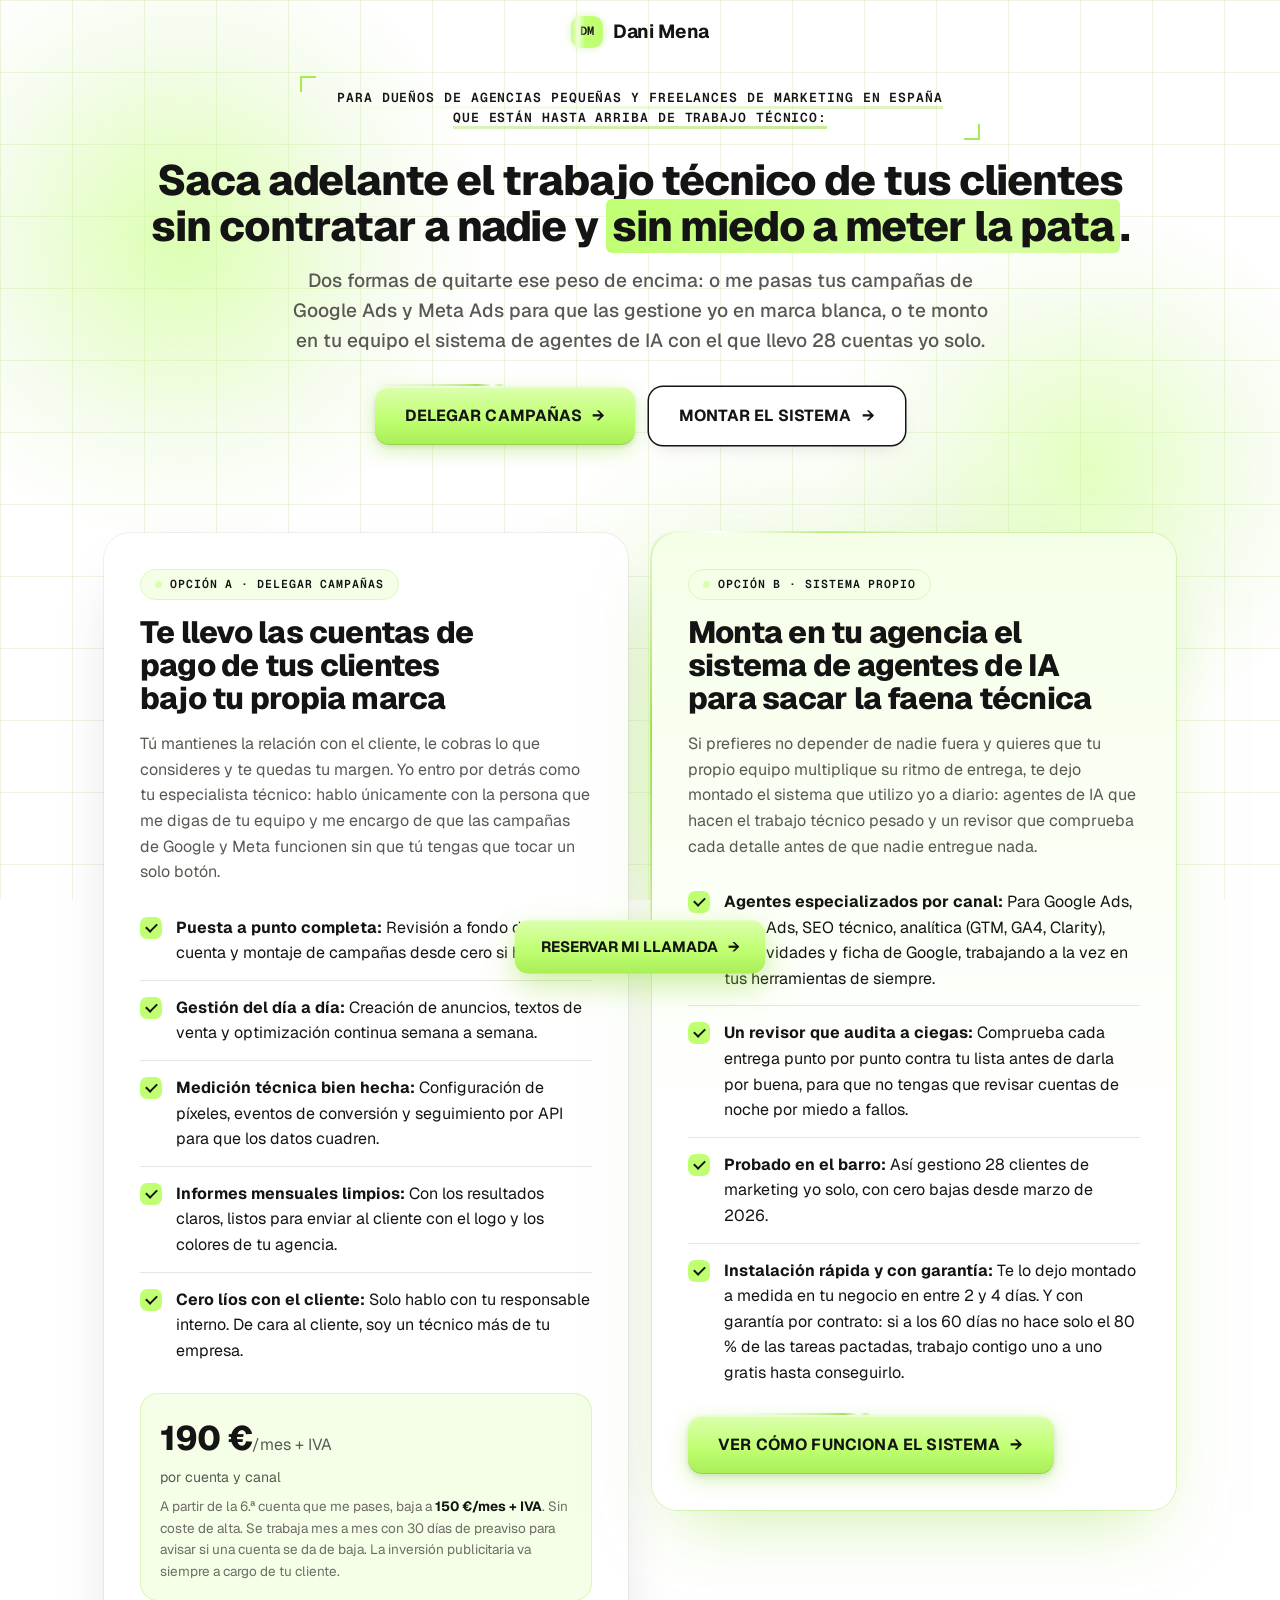
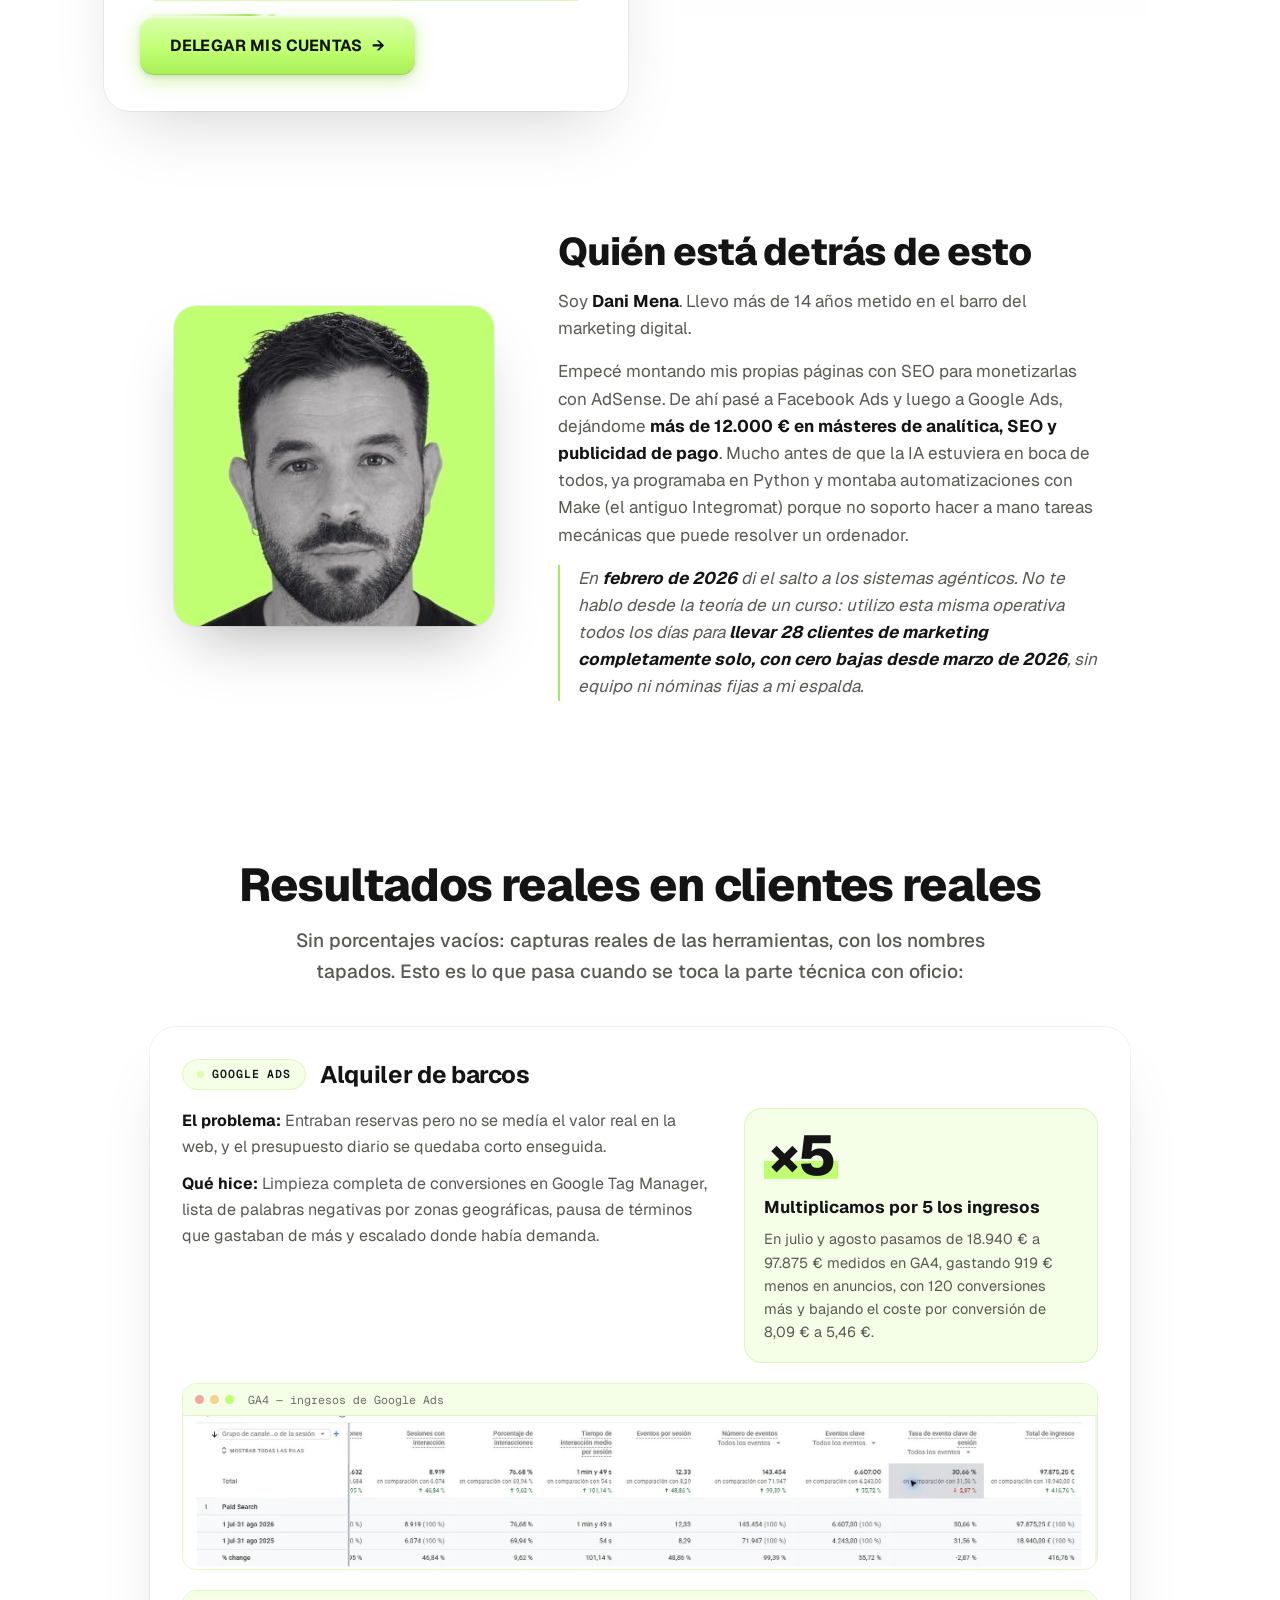
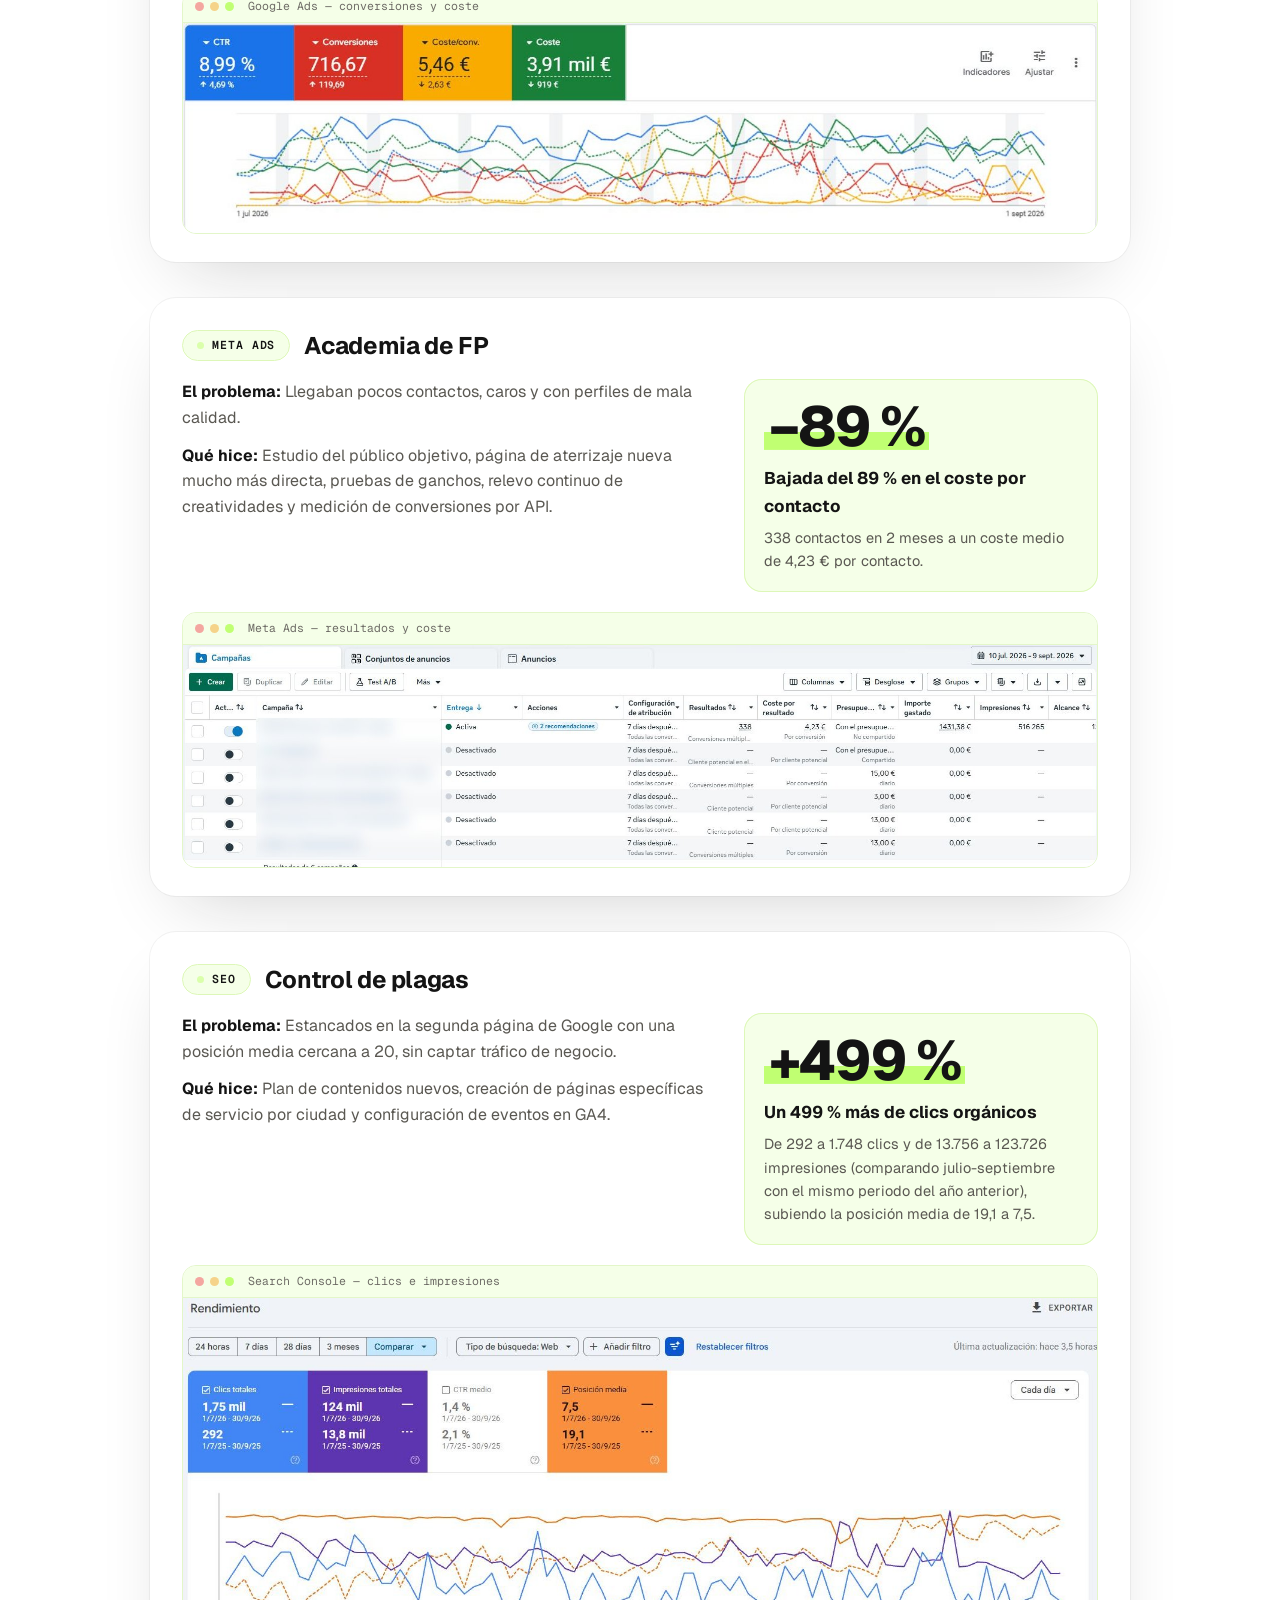
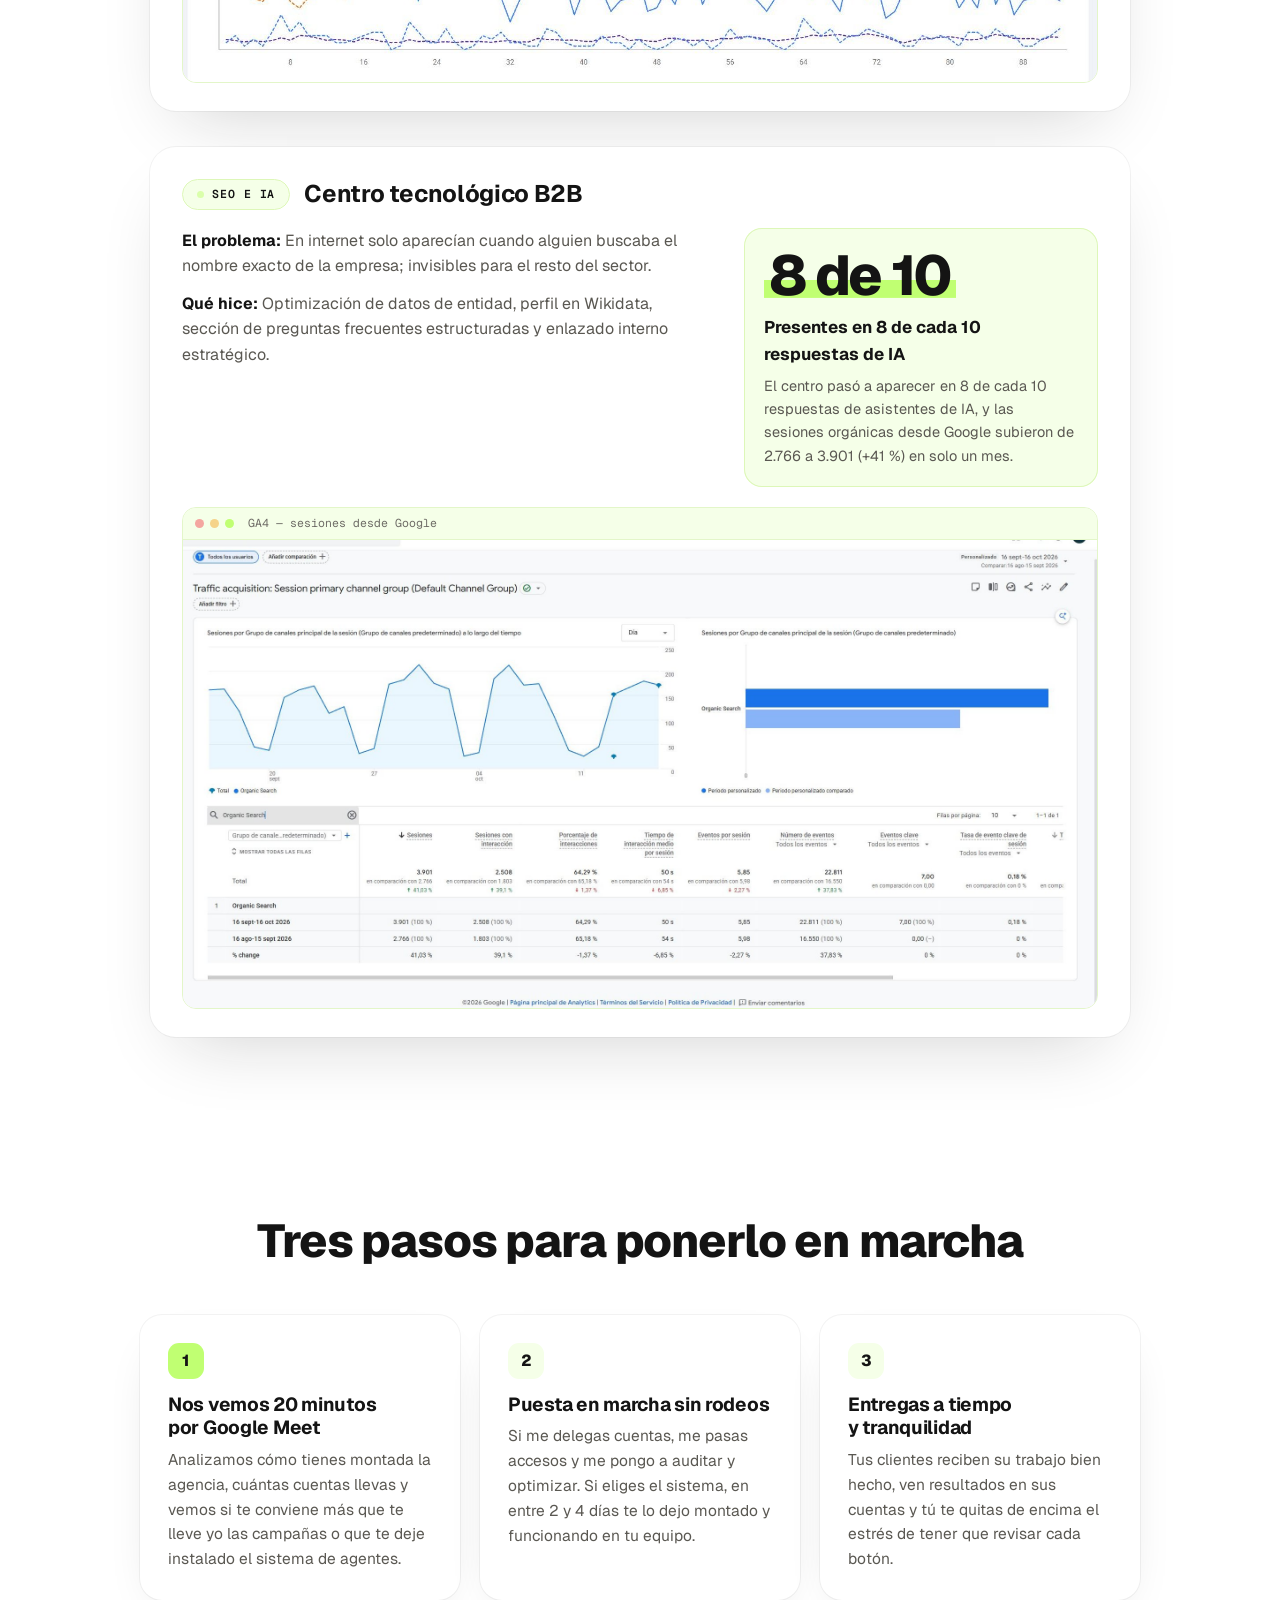
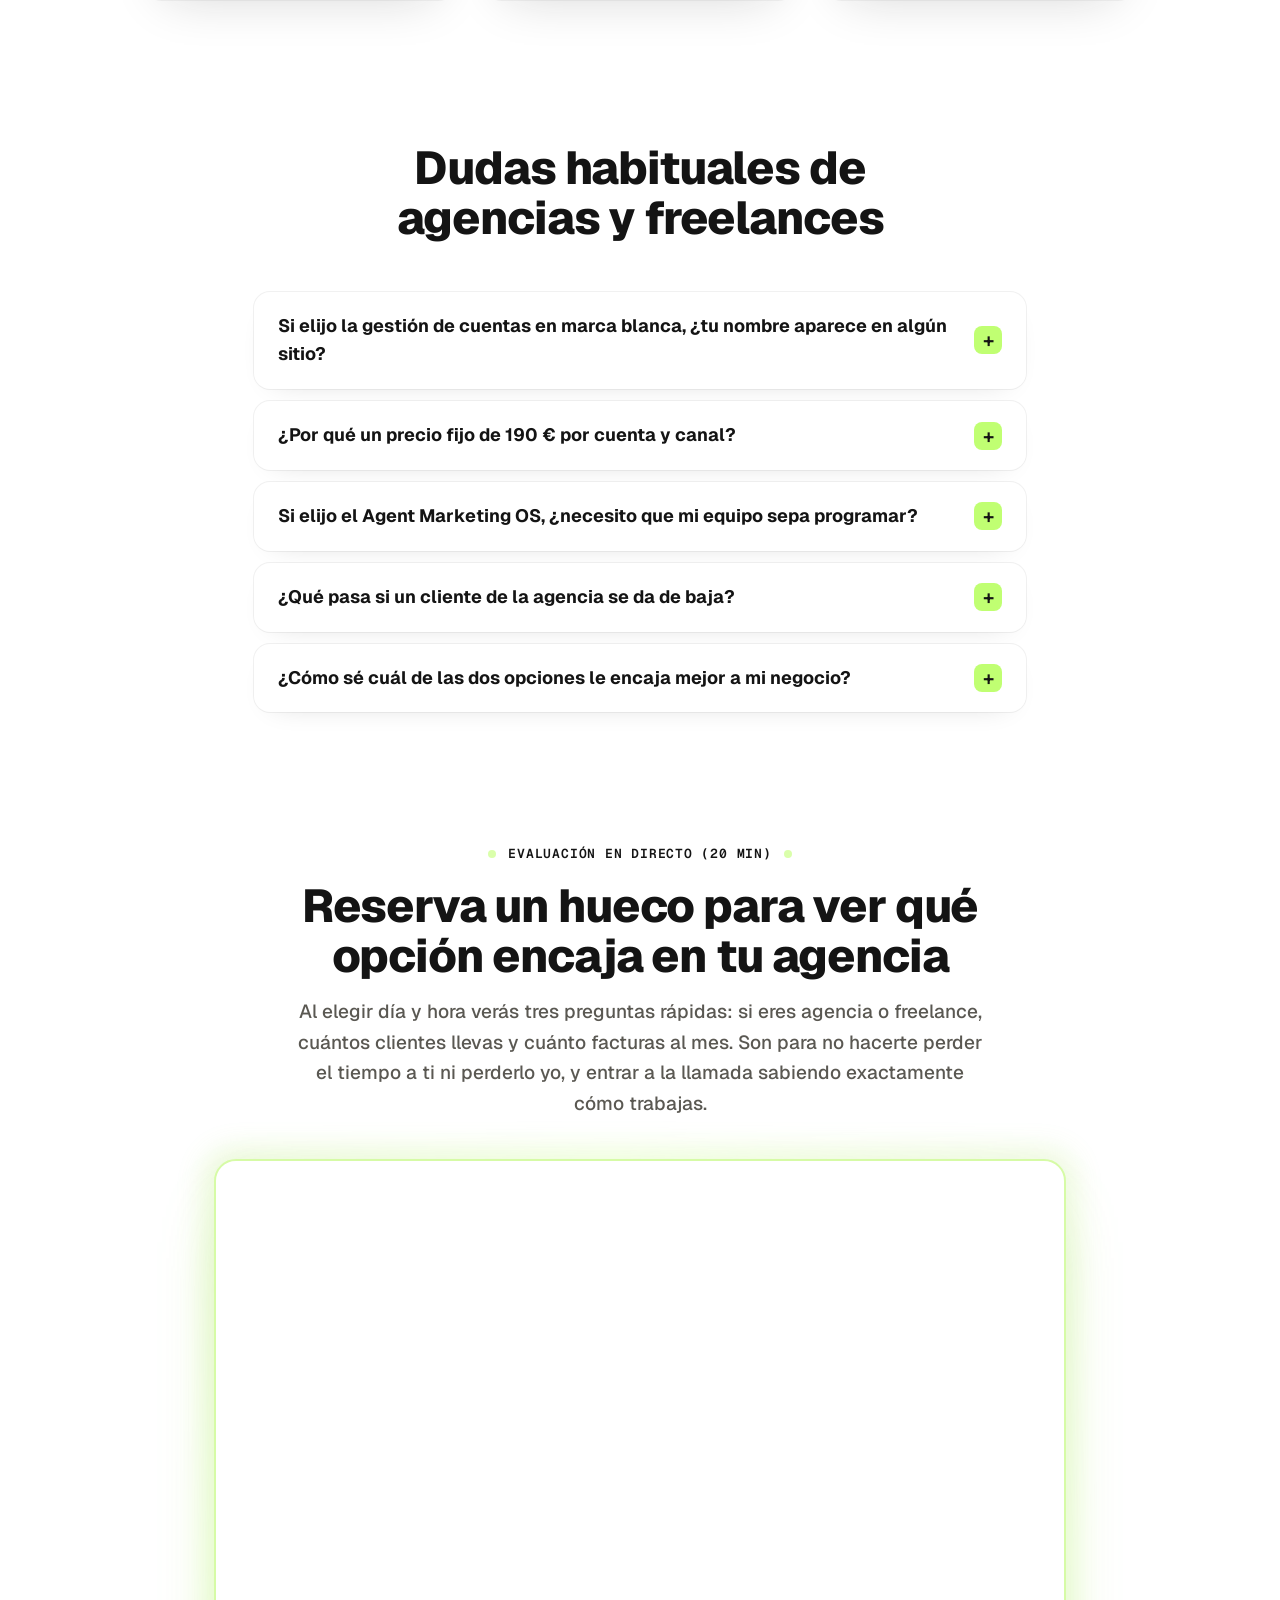
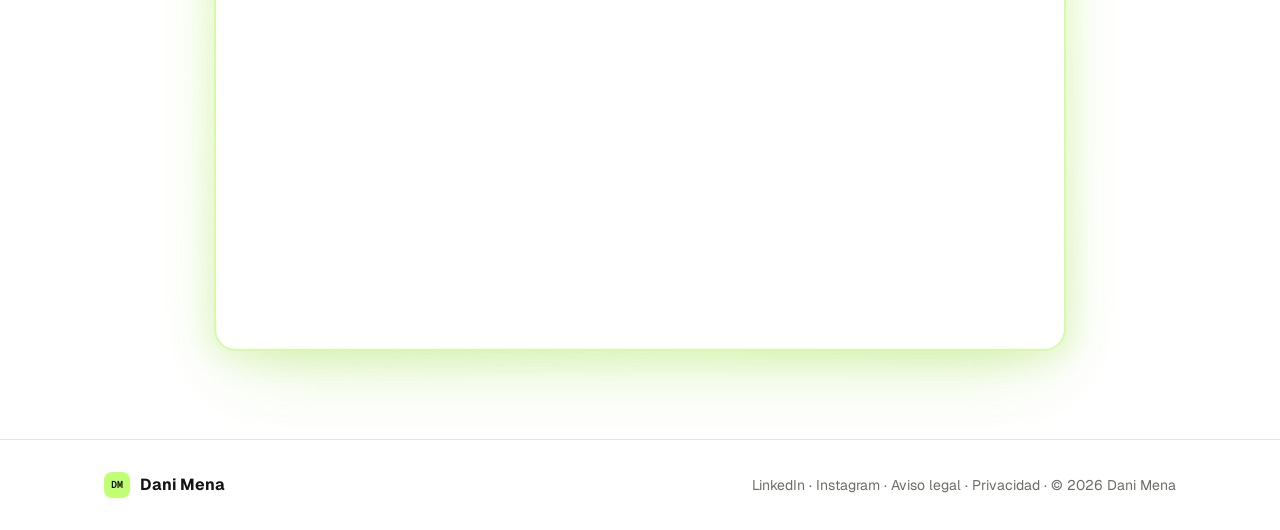
<file: index.html>
<!doctype html>
<html lang="es" class="no-js">
<head>
<meta charset="utf-8">
<meta name="viewport" content="width=device-width, initial-scale=1">
<title>Dani Mena · Google Ads, Meta Ads y agentes de IA para agencias</title>
<meta name="description" content="Saca adelante el trabajo técnico de tus clientes sin contratar a nadie y sin miedo a meter la pata.">
<meta name="theme-color" content="#FFFFFF">
<link rel="preconnect" href="https://fonts.googleapis.com">
<link rel="preconnect" href="https://fonts.gstatic.com" crossorigin>
<link href="https://fonts.googleapis.com/css2?family=Geist:wght@400;500;600;700;800&family=Geist+Mono:wght@500;600&display=swap" rel="stylesheet">
<!-- PÍXEL DE META (paso 9): pegar aquí el código base del píxel. Evento en esta página: PageView. -->
<link rel="stylesheet" href="/estilo.css?v=10">
<meta name="facebook-domain-verification" content="fuy9nk70lnnlmz7yy5wqjsa0etgyd3" />
<script src="/pixel.js?v=2"></script>
<script src="/clarity.js"></script>
</head>
<body>
<noscript><img height="1" width="1" style="display:none" alt="" src="https://www.facebook.com/tr?id=2039022273582697&ev=PageView&noscript=1"></noscript>
<div class="ambient" aria-hidden="true"><div class="grid-bg"></div><div class="orb orb-a"></div><div class="orb orb-b"></div><div class="orb orb-c"></div></div>

<header class="top">
  <div class="wrap"><span class="logo"><span class="logo-mark" aria-hidden="true"><span class="halo"></span>DM<span class="shine"></span></span>Dani Mena</span></div>
</header>

<main>
  <!-- Copy del cuaderno DAbreu (11/11/2026, voz de Abreu). Casos ajustados a las cifras y hechos reales. Ver Freelance/Web danimena.com y correo frío. -->
  <section class="hero">
    <div class="wrap center">
      <p class="badge-label"><span>Para dueños de agencias pequeñas y freelances de marketing en España que están hasta arriba de trabajo técnico:</span></p>
      <h1>Saca adelante el trabajo técnico de tus clientes sin contratar a nadie y <em>sin miedo a meter la pata</em>.</h1>
      <p class="lead">Dos formas de quitarte ese peso de encima: o me pasas tus campañas de Google Ads y Meta Ads para que las gestione yo en marca blanca, o te monto en tu equipo el sistema de agentes de IA con el que llevo 28 cuentas yo solo.</p>
      <div class="hero-btns">
        <a class="btn" id="cta-hero" href="#cuentas"><span class="running-light" aria-hidden="true"></span>DELEGAR CAMPAÑAS <span class="arrow" aria-hidden="true">→</span></a>
        <a class="btn btn-ghost" href="#sistema">MONTAR EL SISTEMA <span class="arrow" aria-hidden="true">→</span></a>
      </div>
    </div>
  </section>

  <section class="offers">
    <div class="wrap offers-grid">
      <article class="offer rv" id="cuentas">
        <p class="phase"><i aria-hidden="true"></i>Opción A · Delegar campañas</p>
        <h2>Te llevo las cuentas de pago de tus clientes bajo tu propia marca</h2>
        <p class="offer-p">Tú mantienes la relación con el cliente, le cobras lo que consideres y te quedas tu margen. Yo entro por detrás como tu especialista técnico: hablo únicamente con la persona que me digas de tu equipo y me encargo de que las campañas de Google y Meta funcionen sin que tú tengas que tocar un solo botón.</p>
        <ul class="fit-list yes offer-list">
          <li><b>Puesta a punto completa:</b> Revisión a fondo de la cuenta y montaje de campañas desde cero si hace falta.</li>
          <li><b>Gestión del día a día:</b> Creación de anuncios, textos de venta y optimización continua semana a semana.</li>
          <li><b>Medición técnica bien hecha:</b> Configuración de píxeles, eventos de conversión y seguimiento por API para que los datos cuadren.</li>
          <li><b>Informes mensuales limpios:</b> Con los resultados claros, listos para enviar al cliente con el logo y los colores de tu agencia.</li>
          <li><b>Cero líos con el cliente:</b> Solo hablo con tu responsable interno. De cara al cliente, soy un técnico más de tu empresa.</li>
        </ul>
        <div class="price">
          <p class="price-main"><b>190 €</b>/mes + IVA <span>por cuenta y canal</span></p>
          <p class="price-small">A partir de la 6.ª cuenta que me pases, baja a <b>150 €/mes + IVA</b>. Sin coste de alta. Se trabaja mes a mes con 30 días de preaviso para avisar si una cuenta se da de baja. La inversión publicitaria va siempre a cargo de tu cliente.</p>
        </div>
        <a class="btn" href="#reservar"><span class="running-light" aria-hidden="true"></span>DELEGAR MIS CUENTAS <span class="arrow" aria-hidden="true">→</span></a>
      </article>

      <article class="offer offer-b rv" id="sistema">
        <span class="running-light" aria-hidden="true"></span>
        <p class="phase"><i aria-hidden="true"></i>Opción B · Sistema propio</p>
        <h2>Monta en tu agencia el sistema de agentes de IA para sacar la faena técnica</h2>
        <p class="offer-p">Si prefieres no depender de nadie fuera y quieres que tu propio equipo multiplique su ritmo de entrega, te dejo montado el sistema que utilizo yo a diario: agentes de IA que hacen el trabajo técnico pesado y un revisor que comprueba cada detalle antes de que nadie entregue nada.</p>
        <ul class="fit-list yes offer-list">
          <li><b>Agentes especializados por canal:</b> Para Google Ads, Meta Ads, SEO técnico, analítica (GTM, GA4, Clarity), creatividades y ficha de Google, trabajando a la vez en tus herramientas de siempre.</li>
          <li><b>Un revisor que audita a ciegas:</b> Comprueba cada entrega punto por punto contra tu lista antes de darla por buena, para que no tengas que revisar cuentas de noche por miedo a fallos.</li>
          <li><b>Probado en el barro:</b> Así gestiono 28 clientes de marketing yo solo, con cero bajas desde marzo de 2026.</li>
          <li><b>Instalación rápida y con garantía:</b> Te lo dejo montado a medida en tu negocio en entre 2 y 4 días. Y con garantía por contrato: si a los 60 días no hace solo el 80 % de las tareas pactadas, trabajo contigo uno a uno gratis hasta conseguirlo.</li>
        </ul>
        <a class="btn" href="/agent-marketing-os"><span class="running-light" aria-hidden="true"></span>VER CÓMO FUNCIONA EL SISTEMA <span class="arrow" aria-hidden="true">→</span></a>
      </article>
    </div>
  </section>

  <section class="about">
    <div class="wrap about-grid">
      <figure class="about-photo rv"><img src="/dani.jpg" width="320" height="320" loading="lazy" alt="Dani Mena"></figure>
      <div class="about-text rv">
        <h2>Quién está detrás de esto</h2>
        <p>Soy <strong>Dani Mena</strong>. Llevo más de 14 años metido en el barro del marketing digital.</p>
        <p>Empecé montando mis propias páginas con SEO para monetizarlas con AdSense. De ahí pasé a Facebook Ads y luego a Google Ads, dejándome <strong>más de 12.000 € en másteres de analítica, SEO y publicidad de pago</strong>. Mucho antes de que la IA estuviera en boca de todos, ya programaba en Python y montaba automatizaciones con Make (el antiguo Integromat) porque no soporto hacer a mano tareas mecánicas que puede resolver un ordenador.</p>
        <p class="quote">En <strong>febrero de 2026</strong> di el salto a los sistemas agénticos. No te hablo desde la teoría de un curso: utilizo esta misma operativa todos los días para <strong>llevar 28 clientes de marketing completamente solo, con cero bajas desde marzo de 2026</strong>, sin equipo ni nóminas fijas a mi espalda.</p>
      </div>
    </div>
  </section>

  <!-- Capturas reales de las herramientas, con los nombres de los clientes tapados. -->
  <section class="cases">
    <div class="wrap">
      <div class="center rv">
        <h2>Resultados reales en clientes reales</h2>
        <p class="lead">Sin porcentajes vacíos: capturas reales de las herramientas, con los nombres tapados. Esto es lo que pasa cuando se toca la parte técnica con oficio:</p>
      </div>

      <article class="case rv">
        <div class="case-head">
          <p class="phase"><i aria-hidden="true"></i>Google Ads</p>
          <h3>Alquiler de barcos</h3>
        </div>
        <div class="case-body">
          <div class="case-text">
            <p><b>El problema:</b> Entraban reservas pero no se medía el valor real en la web, y el presupuesto diario se quedaba corto enseguida.</p>
            <p><b>Qué hice:</b> Limpieza completa de conversiones en Google Tag Manager, lista de palabras negativas por zonas geográficas, pausa de términos que gastaban de más y escalado donde había demanda.</p>
          </div>
          <div class="case-result">
            <p class="case-big">×5</p>
            <p class="case-label">Multiplicamos por 5 los ingresos</p>
            <p class="case-data">En julio y agosto pasamos de 18.940 € a 97.875 € medidos en GA4, gastando 919 € menos en anuncios, con 120 conversiones más y bajando el coste por conversión de 8,09 € a 5,46 €.</p>
          </div>
        </div>
        <a class="shot case-shot" href="/capturas/barcos-ga4.jpg" target="_blank" rel="noopener"><div class="shot-bar" aria-hidden="true"><i></i><i></i><i></i><span>GA4 — ingresos de Google Ads</span></div><img src="/capturas/barcos-ga4.jpg" width="2002" height="335" loading="lazy" alt="GA4: ingresos de Google Ads de julio y agosto, de 18.940 € a 97.875 €"></a>
        <a class="shot case-shot" href="/capturas/barcos-ads.jpg" target="_blank" rel="noopener"><div class="shot-bar" aria-hidden="true"><i></i><i></i><i></i><span>Google Ads — conversiones y coste</span></div><img src="/capturas/barcos-ads.jpg" width="1500" height="345" loading="lazy" alt="Google Ads: conversiones y coste por conversión frente al año anterior"></a>
      </article>

      <article class="case rv">
        <div class="case-head">
          <p class="phase"><i aria-hidden="true"></i>Meta Ads</p>
          <h3>Academia de FP</h3>
        </div>
        <div class="case-body">
          <div class="case-text">
            <p><b>El problema:</b> Llegaban pocos contactos, caros y con perfiles de mala calidad.</p>
            <p><b>Qué hice:</b> Estudio del público objetivo, página de aterrizaje nueva mucho más directa, pruebas de ganchos, relevo continuo de creatividades y medición de conversiones por API.</p>
          </div>
          <div class="case-result">
            <p class="case-big">−89 %</p>
            <p class="case-label">Bajada del 89 % en el coste por contacto</p>
            <p class="case-data">338 contactos en 2 meses a un coste medio de 4,23 € por contacto.</p>
          </div>
        </div>
        <a class="shot case-shot" href="/capturas/escola-meta.jpg" target="_blank" rel="noopener"><div class="shot-bar" aria-hidden="true"><i></i><i></i><i></i><span>Meta Ads — resultados y coste</span></div><img src="/capturas/escola-meta.jpg" width="1810" height="440" loading="lazy" alt="Meta Ads: 338 resultados a 4,23 € cada uno"></a>
      </article>

      <article class="case rv">
        <div class="case-head">
          <p class="phase"><i aria-hidden="true"></i>SEO</p>
          <h3>Control de plagas</h3>
        </div>
        <div class="case-body">
          <div class="case-text">
            <p><b>El problema:</b> Estancados en la segunda página de Google con una posición media cercana a 20, sin captar tráfico de negocio.</p>
            <p><b>Qué hice:</b> Plan de contenidos nuevos, creación de páginas específicas de servicio por ciudad y configuración de eventos en GA4.</p>
          </div>
          <div class="case-result">
            <p class="case-big">+499 %</p>
            <p class="case-label">Un 499 % más de clics orgánicos</p>
            <p class="case-data">De 292 a 1.748 clics y de 13.756 a 123.726 impresiones (comparando julio-septiembre con el mismo periodo del año anterior), subiendo la posición media de 19,1 a 7,5.</p>
          </div>
        </div>
        <a class="shot case-shot" href="/capturas/plagas-gsc.jpg" target="_blank" rel="noopener"><div class="shot-bar" aria-hidden="true"><i></i><i></i><i></i><span>Search Console — clics e impresiones</span></div><img src="/capturas/plagas-gsc.jpg" width="1525" height="640" loading="lazy" alt="Search Console: clics e impresiones de julio a septiembre frente al año anterior"></a>
      </article>

      <article class="case rv">
        <div class="case-head">
          <p class="phase"><i aria-hidden="true"></i>SEO e IA</p>
          <h3>Centro tecnológico B2B</h3>
        </div>
        <div class="case-body">
          <div class="case-text">
            <p><b>El problema:</b> En internet solo aparecían cuando alguien buscaba el nombre exacto de la empresa; invisibles para el resto del sector.</p>
            <p><b>Qué hice:</b> Optimización de datos de entidad, perfil en Wikidata, sección de preguntas frecuentes estructuradas y enlazado interno estratégico.</p>
          </div>
          <div class="case-result">
            <p class="case-big">8 de 10</p>
            <p class="case-label">Presentes en 8 de cada 10 respuestas de IA</p>
            <p class="case-data">El centro pasó a aparecer en 8 de cada 10 respuestas de asistentes de IA, y las sesiones orgánicas desde Google subieron de 2.766 a 3.901 (+41 %) en solo un mes.</p>
          </div>
        </div>
        <a class="shot case-shot" href="/capturas/centro-ga4.jpg" target="_blank" rel="noopener"><div class="shot-bar" aria-hidden="true"><i></i><i></i><i></i><span>GA4 — sesiones desde Google</span></div><img src="/capturas/centro-ga4.jpg" width="2070" height="1060" loading="lazy" alt="GA4: sesiones desde Google de 2.766 a 3.901"></a>
      </article>
    </div>
  </section>

  <section class="how">
    <div class="wrap">
      <h2 class="section-title center-text rv">Tres pasos para ponerlo en marcha</h2>
      <ol class="how-steps">
        <li class="rv"><span class="path-n">1</span><h3>Nos vemos 20 minutos por Google Meet</h3><p>Analizamos cómo tienes montada la agencia, cuántas cuentas llevas y vemos si te conviene más que te lleve yo las campañas o que te deje instalado el sistema de agentes.</p></li>
        <li class="rv"><span class="path-n">2</span><h3>Puesta en marcha sin rodeos</h3><p>Si me delegas cuentas, me pasas accesos y me pongo a auditar y optimizar. Si eliges el sistema, en entre 2 y 4 días te lo dejo montado y funcionando en tu equipo.</p></li>
        <li class="rv"><span class="path-n">3</span><h3>Entregas a tiempo y tranquilidad</h3><p>Tus clientes reciben su trabajo bien hecho, ven resultados en sus cuentas y tú te quitas de encima el estrés de tener que revisar cada botón.</p></li>
      </ol>
    </div>
  </section>

  <section class="faq-zone">
    <div class="wrap narrow">
      <h2 class="section-title center-text rv">Dudas habituales de agencias y freelances</h2>
      <div class="faq">
        <details>
          <summary>Si elijo la gestión de cuentas en marca blanca, ¿tu nombre aparece en algún sitio?</summary>
          <p>Para nada. Trabajo de forma invisible: las plantillas van con tu marca y solo hablo con tu responsable de proyectos. De cara a tu cliente, soy un especialista técnico más de tu plantilla.</p>
        </details>
        <details>
          <summary>¿Por qué un precio fijo de 190 € por cuenta y canal?</summary>
          <p>Porque te permite meter tu margen por encima (cobrarle a tu cliente 400 €, 600 € o lo que consideres) y ganar dinero limpio todos los meses sin asumir sueldos fijos, despidos ni bajas si el cliente se marcha.</p>
        </details>
        <details>
          <summary>Si elijo el Agent Marketing OS, ¿necesito que mi equipo sepa programar?</summary>
          <p>No. La instalación te la hago yo personalmente en entre 2 y 4 días laborables. Se conecta a tu Notion, ClickUp o Trello de siempre para que tu equipo trabaje como lo hace hoy, pero con agentes sacando faena técnica en paralelo.</p>
        </details>
        <details>
          <summary>¿Qué pasa si un cliente de la agencia se da de baja?</summary>
          <p>En la gestión de cuentas trabajamos mes a mes con 30 días de preaviso. Si un cliente frena su servicio, me avisas con ese margen y al mes siguiente no se te cobra esa cuenta. Sin permanencias forzadas.</p>
        </details>
        <details>
          <summary>¿Cómo sé cuál de las dos opciones le encaja mejor a mi negocio?</summary>
          <p>Lo vemos en la llamada de 20 minutos. Si estás saturado de las campañas de pago y quieres olvidarte por completo de Meta y Google Ads, te llevo las cuentas. Si tienes equipo y quieres que saquen mucho más trabajo técnico en todos los canales sin meter más personal, te montamos el sistema.</p>
        </details>
      </div>
    </div>
  </section>

  <section class="booking" id="reservar">
    <div class="wrap center">
      <p class="dot-label"><i aria-hidden="true"></i>Evaluación en directo (20 min)<i aria-hidden="true"></i></p>
      <h2>Reserva un hueco para ver qué opción encaja en tu agencia</h2>
      <p class="lead">Al elegir día y hora verás tres preguntas rápidas: si eres agencia o freelance, cuántos clientes llevas y cuánto facturas al mes. Son para no hacerte perder el tiempo a ti ni perderlo yo, y entrar a la llamada sabiendo exactamente cómo trabajas.</p>
    </div>
    <div class="wrap calendar-wrap">
      <div class="calendar">
        <span class="breathe" aria-hidden="true"></span>
        <!-- Mismo calendario de GHL que la página del VSL (con las 4 preguntas). Al reservar redirige a /gracias. -->
        <iframe src="https://api.leadconnectorhq.com/widget/booking/ZcVyaI528VgJ1xQrp3EO" style="width:100%;border:none;overflow:hidden;min-height:760px" scrolling="no" id="ZcVyaI528VgJ1xQrp3EO_home" title="Reservar llamada de evaluación"></iframe>
      </div>
    </div>
  </section>
</main>

<a class="sticky-cta" id="sticky-cta" href="#reservar" aria-hidden="true" tabindex="-1">RESERVAR MI LLAMADA <span class="arrow" aria-hidden="true">→</span></a>

<footer>
  <div class="wrap">
    <span class="logo small"><span class="logo-mark" aria-hidden="true">DM</span>Dani Mena</span>
    <span><a href="https://www.linkedin.com/in/daniel-mena-cordoba-15b6b1224/" target="_blank" rel="noopener">LinkedIn</a> · <a href="https://www.instagram.com/danimen___/" target="_blank" rel="noopener">Instagram</a> · <a href="/aviso-legal.html">Aviso legal</a> · <a href="/privacidad.html">Privacidad</a> · © 2026 Dani Mena</span>
  </div>
</footer>

<script src="https://link.msgsndr.com/js/form_embed.js" type="text/javascript"></script>
<script src="/movimiento.js?v=3"></script>
</body>
</html>
</file>
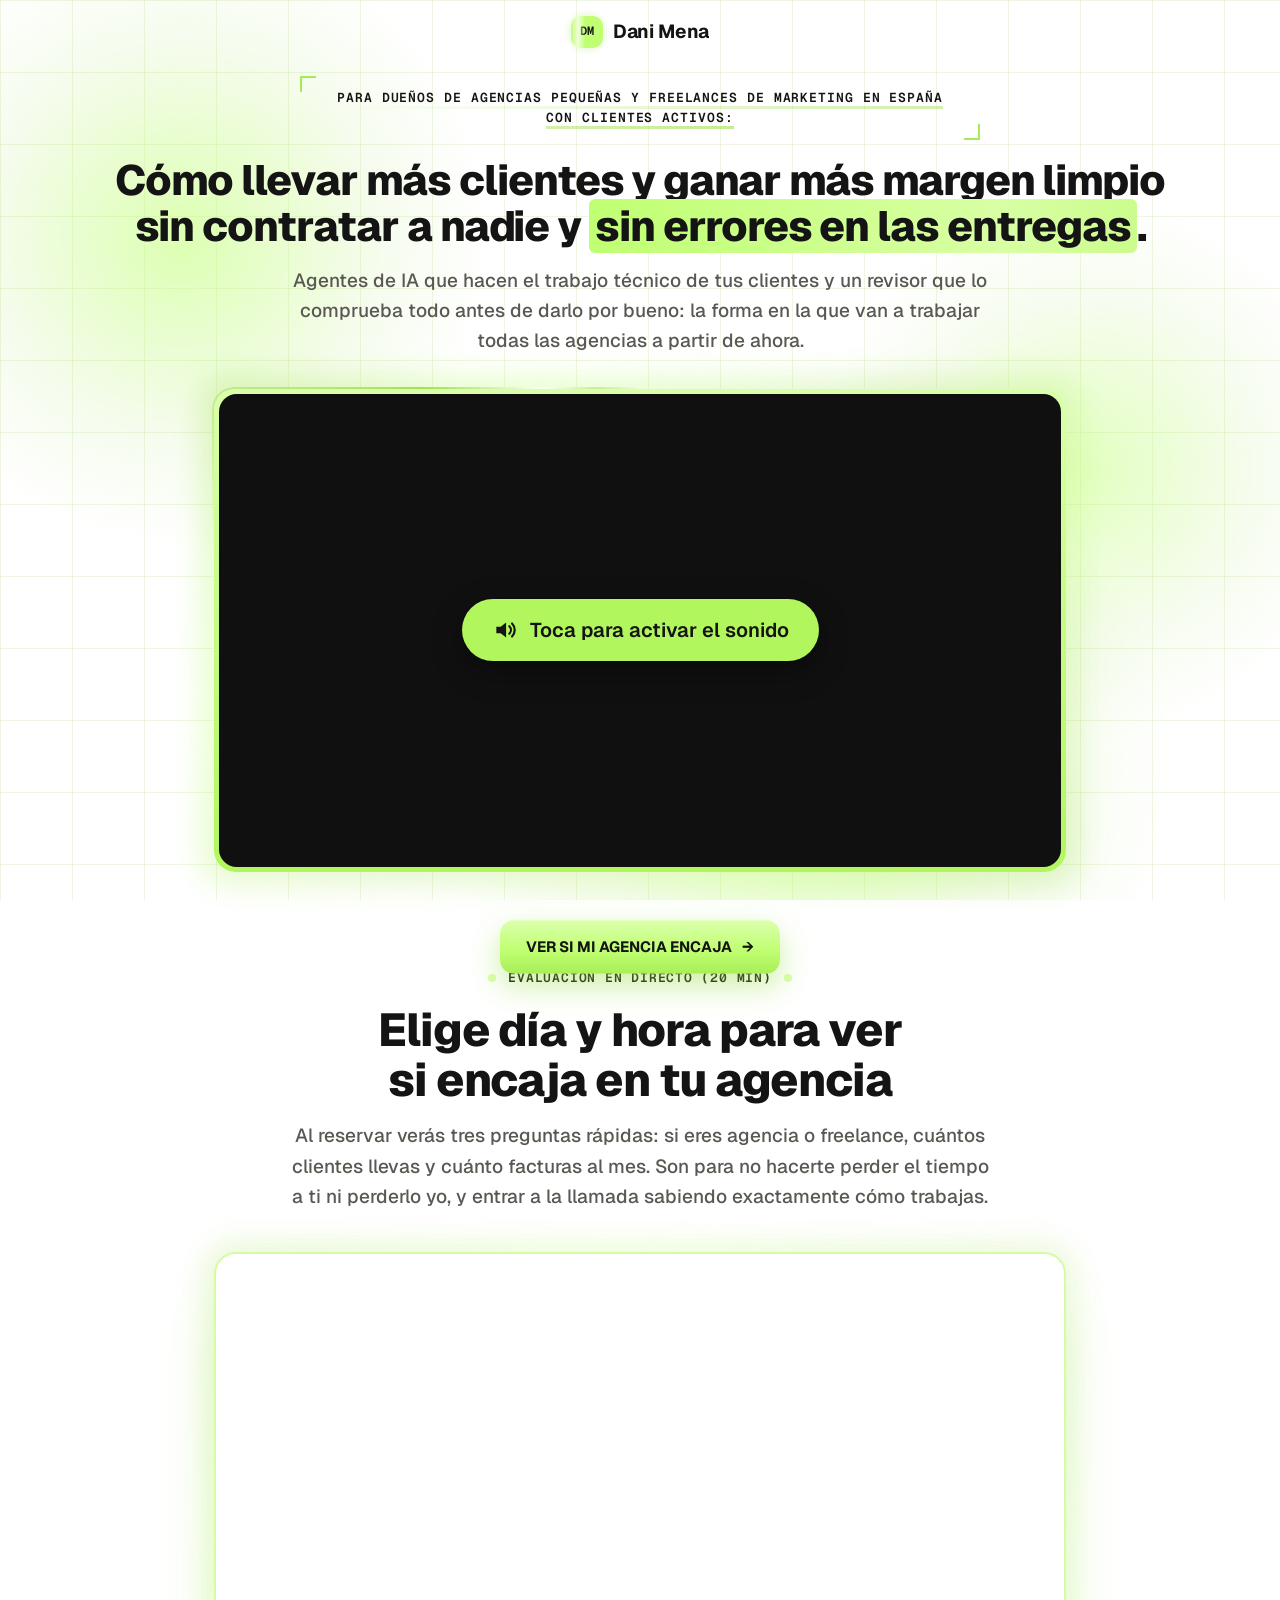
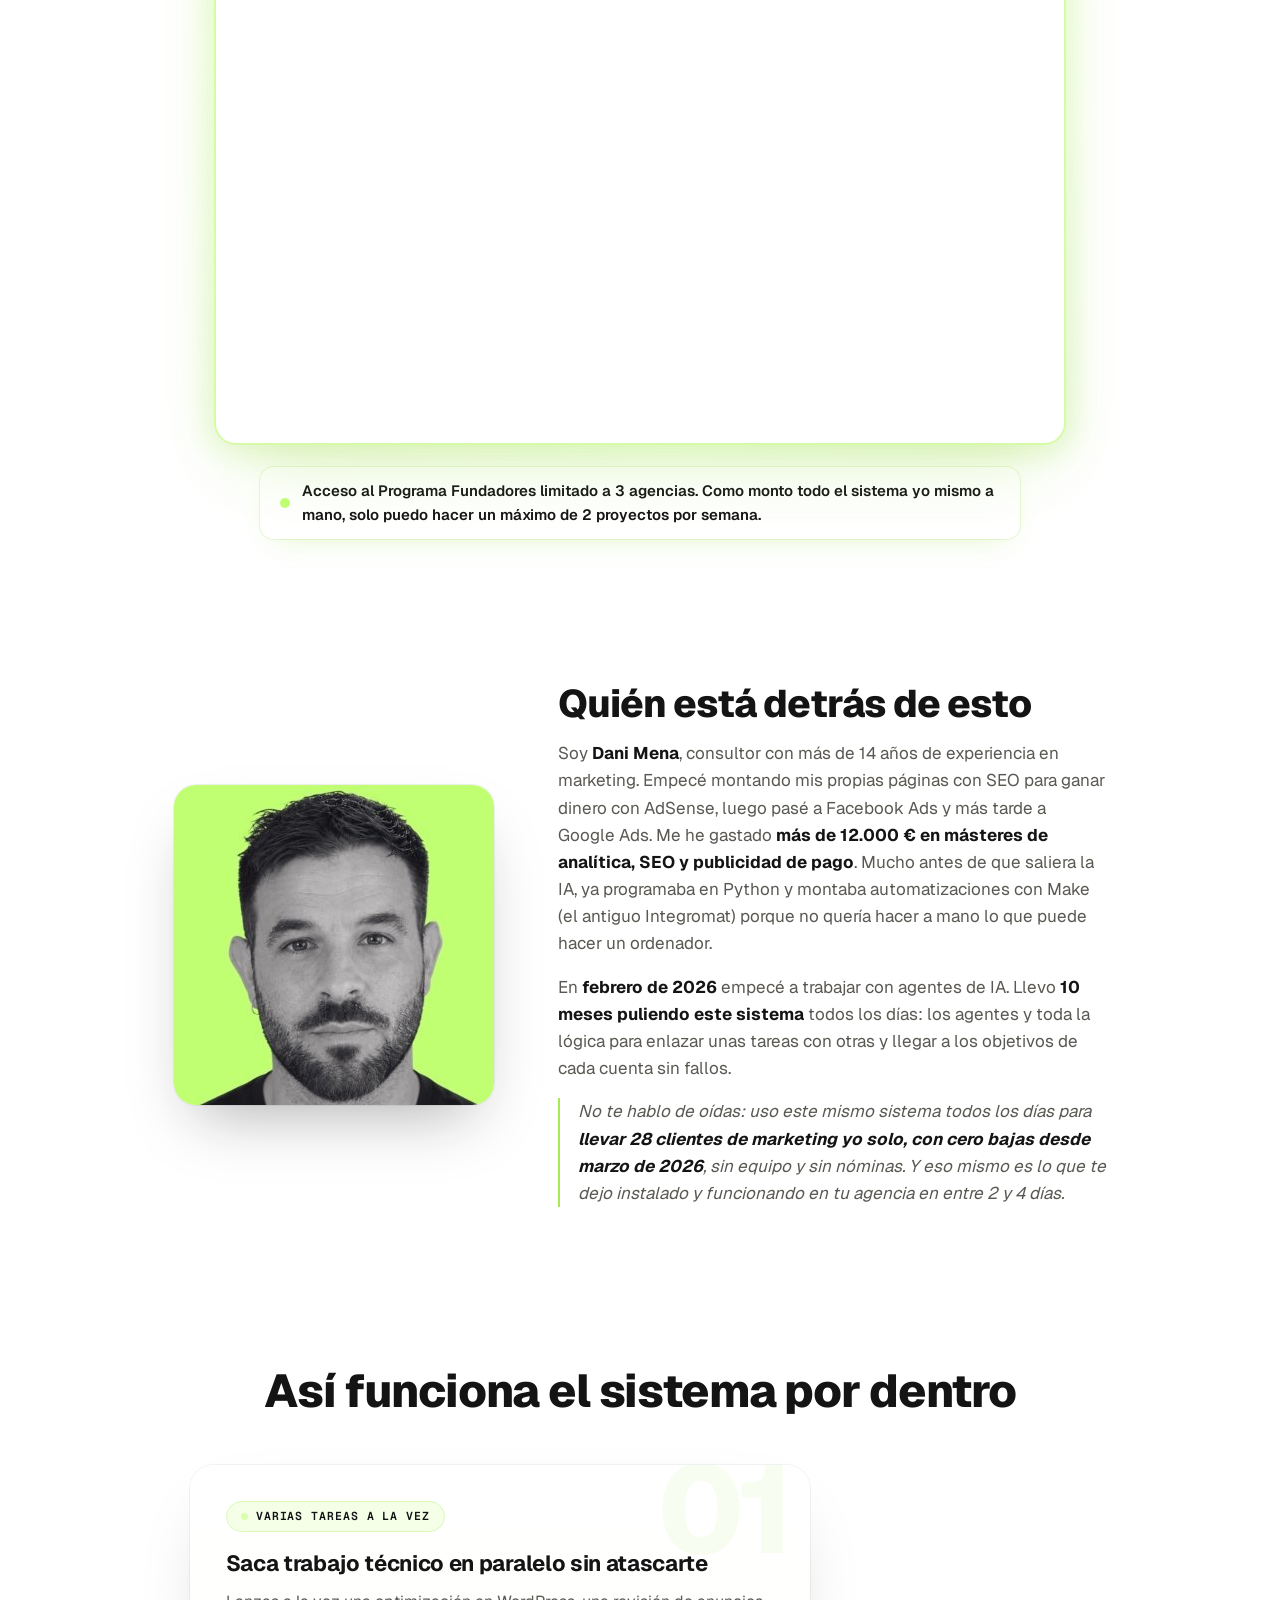
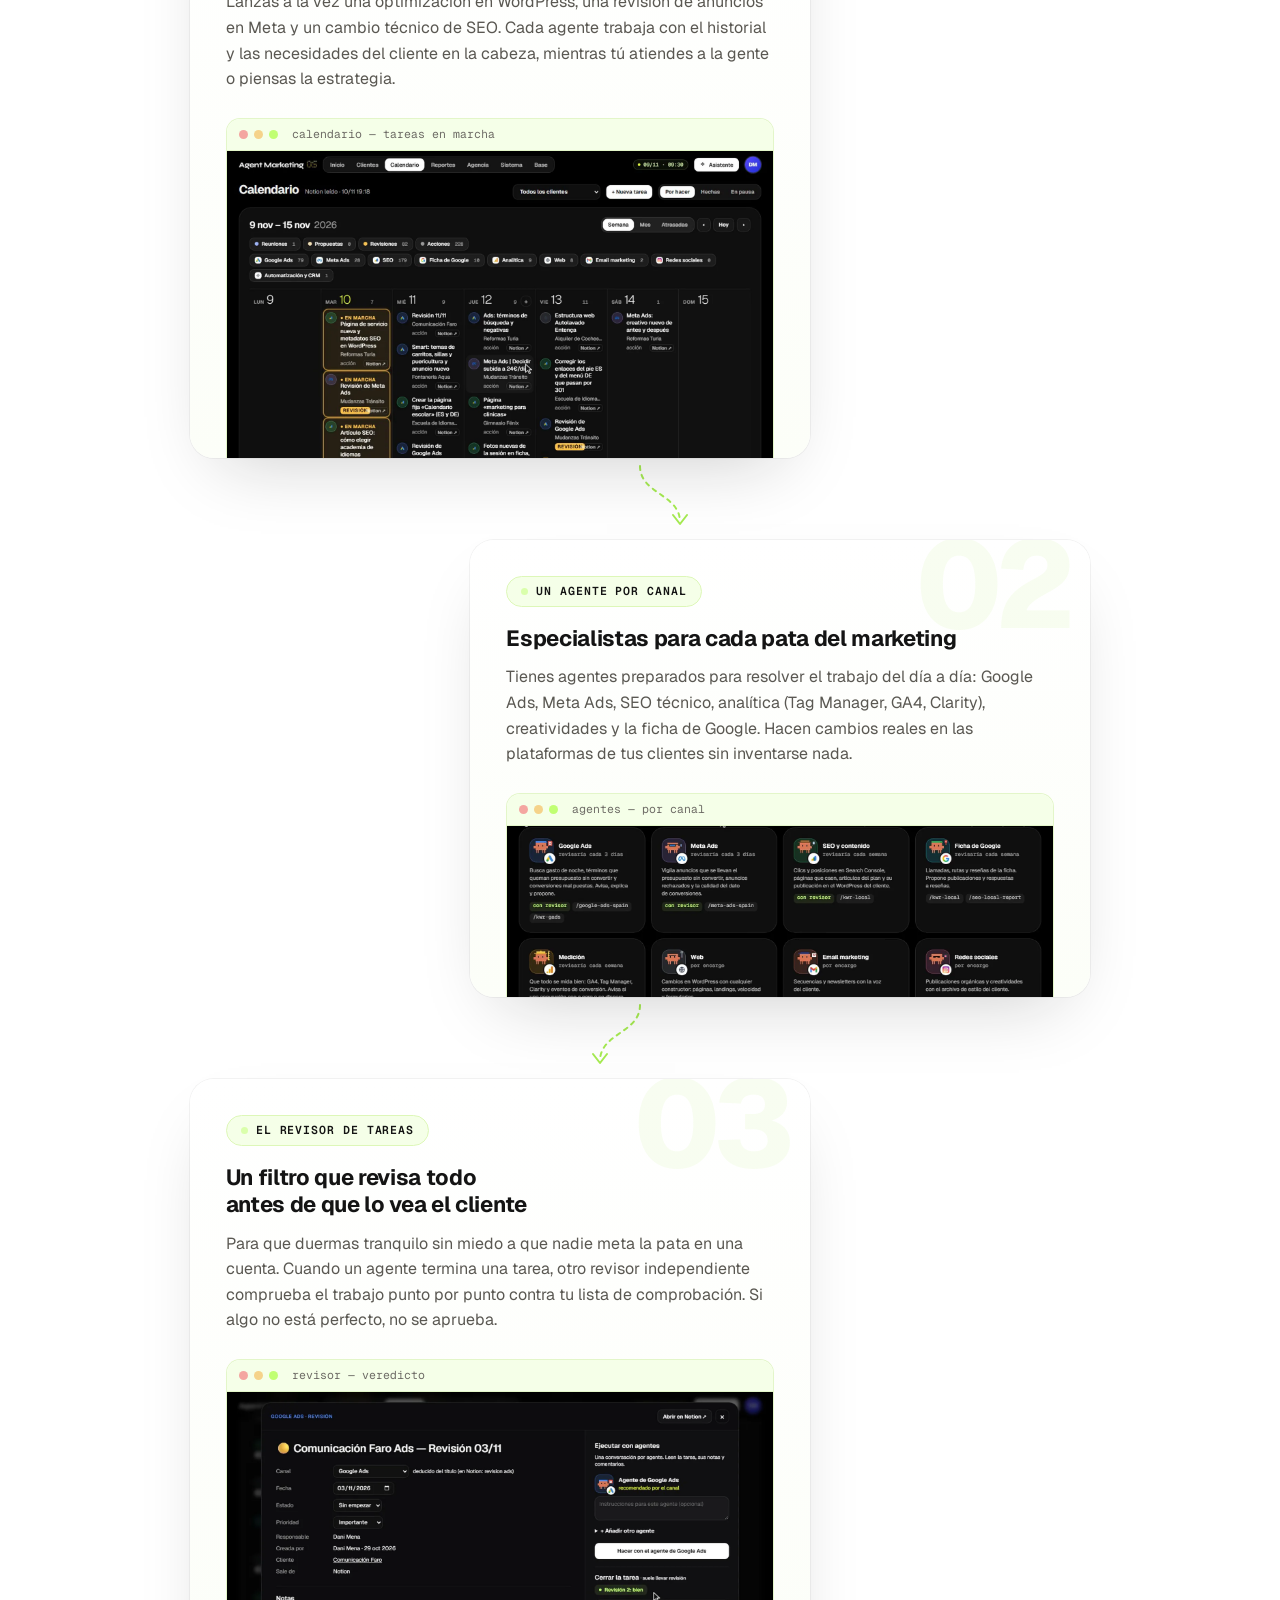
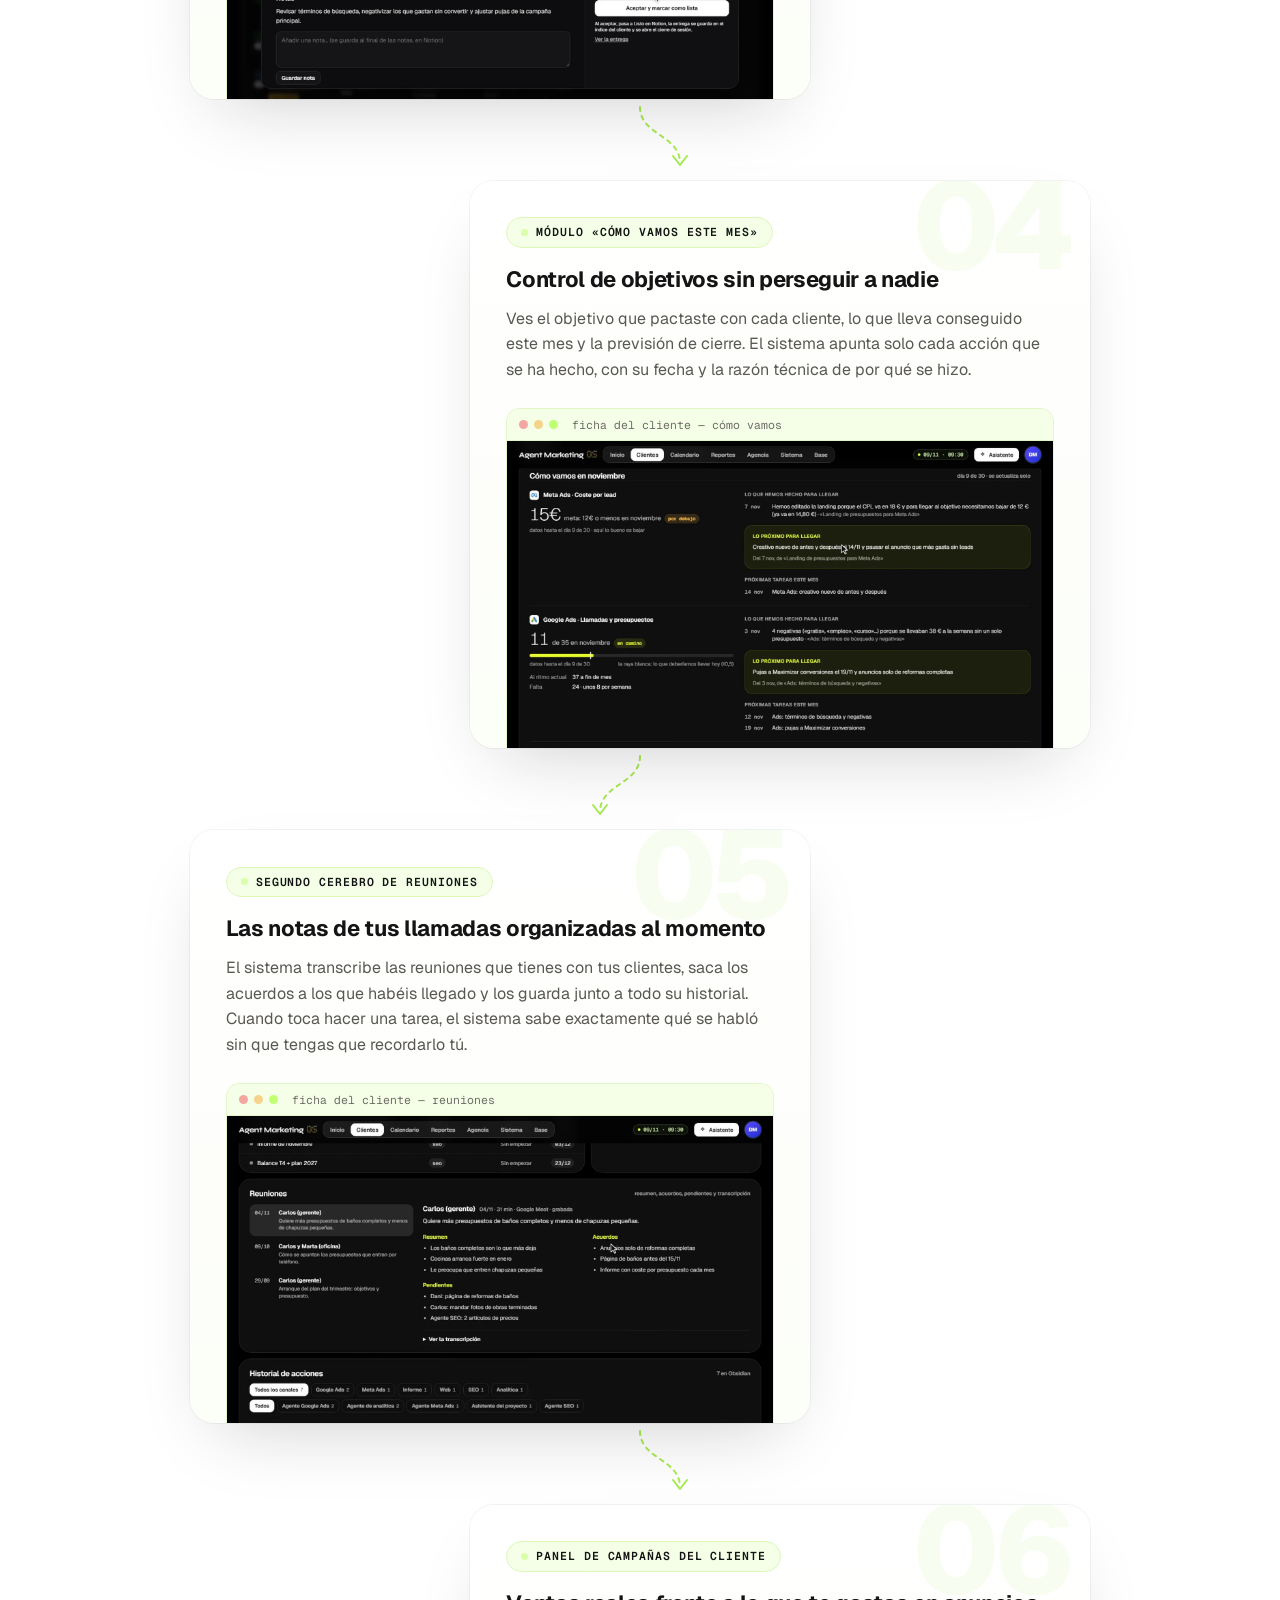
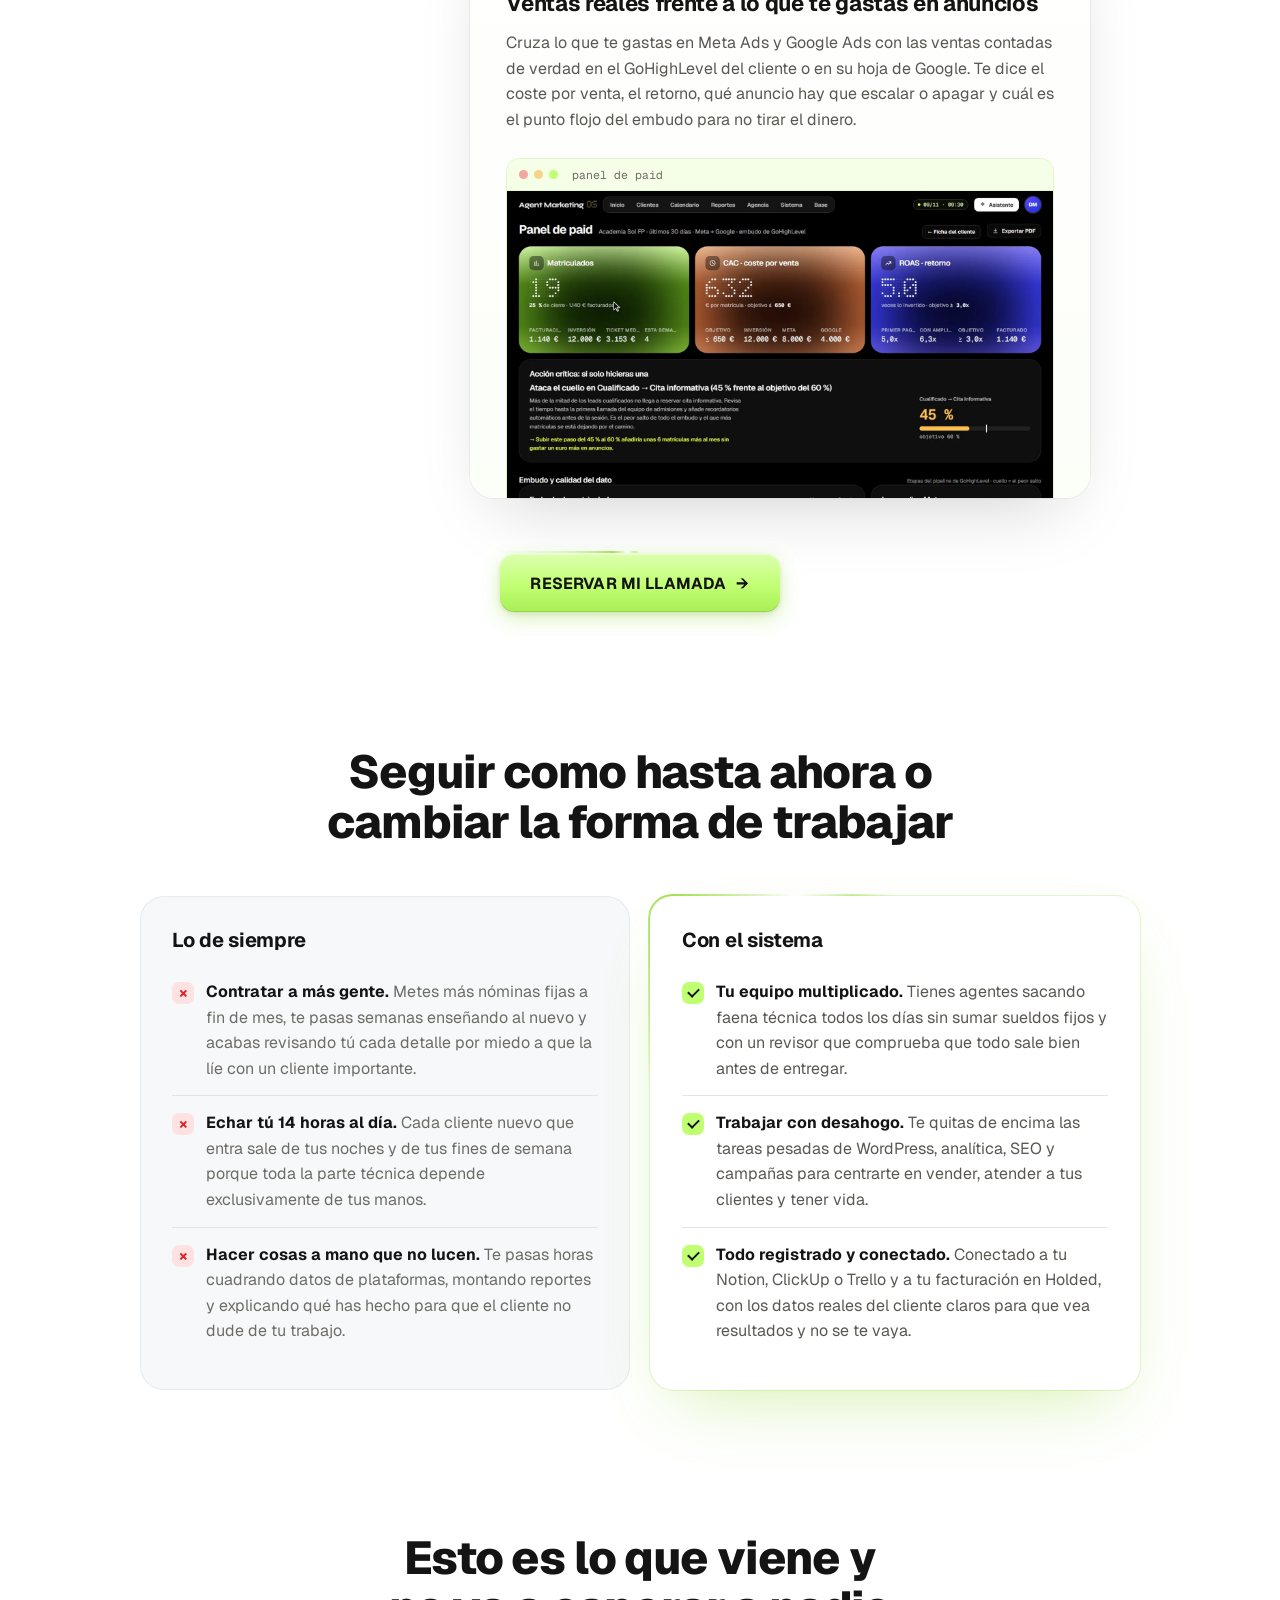
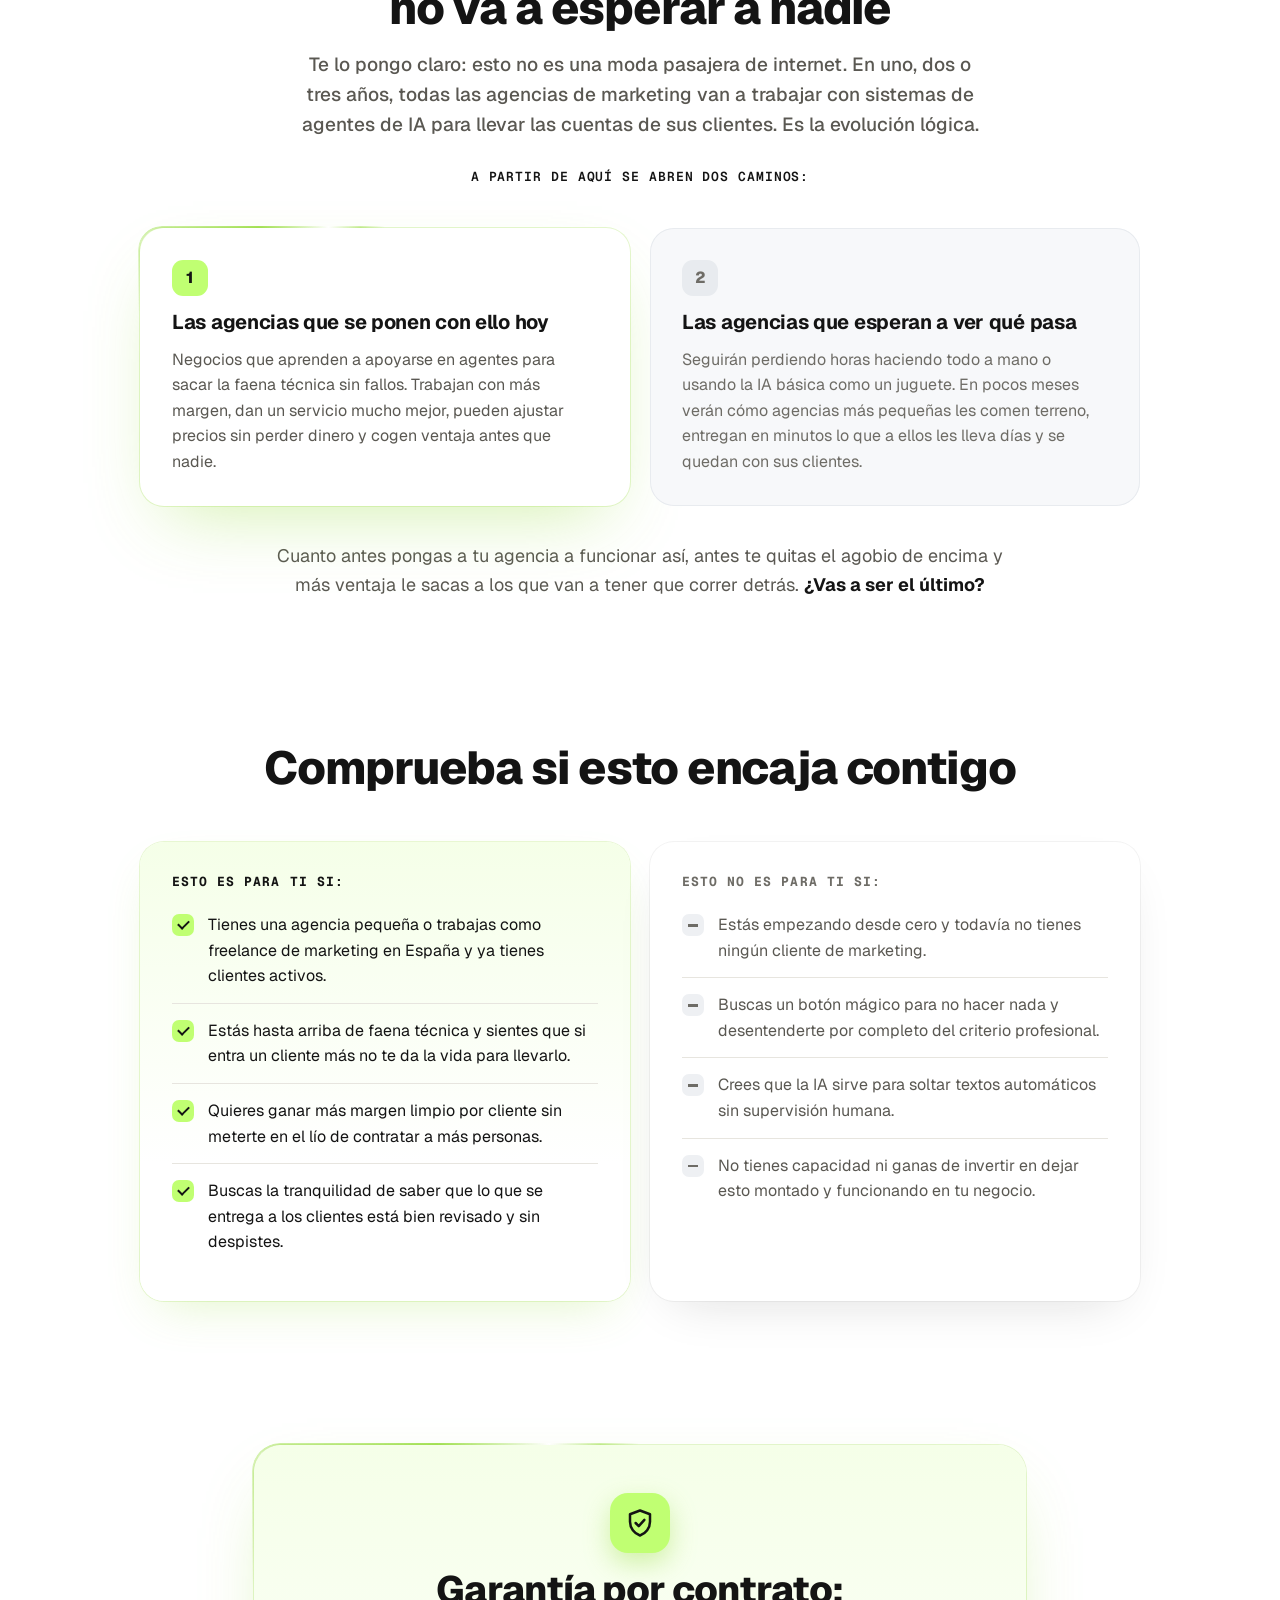
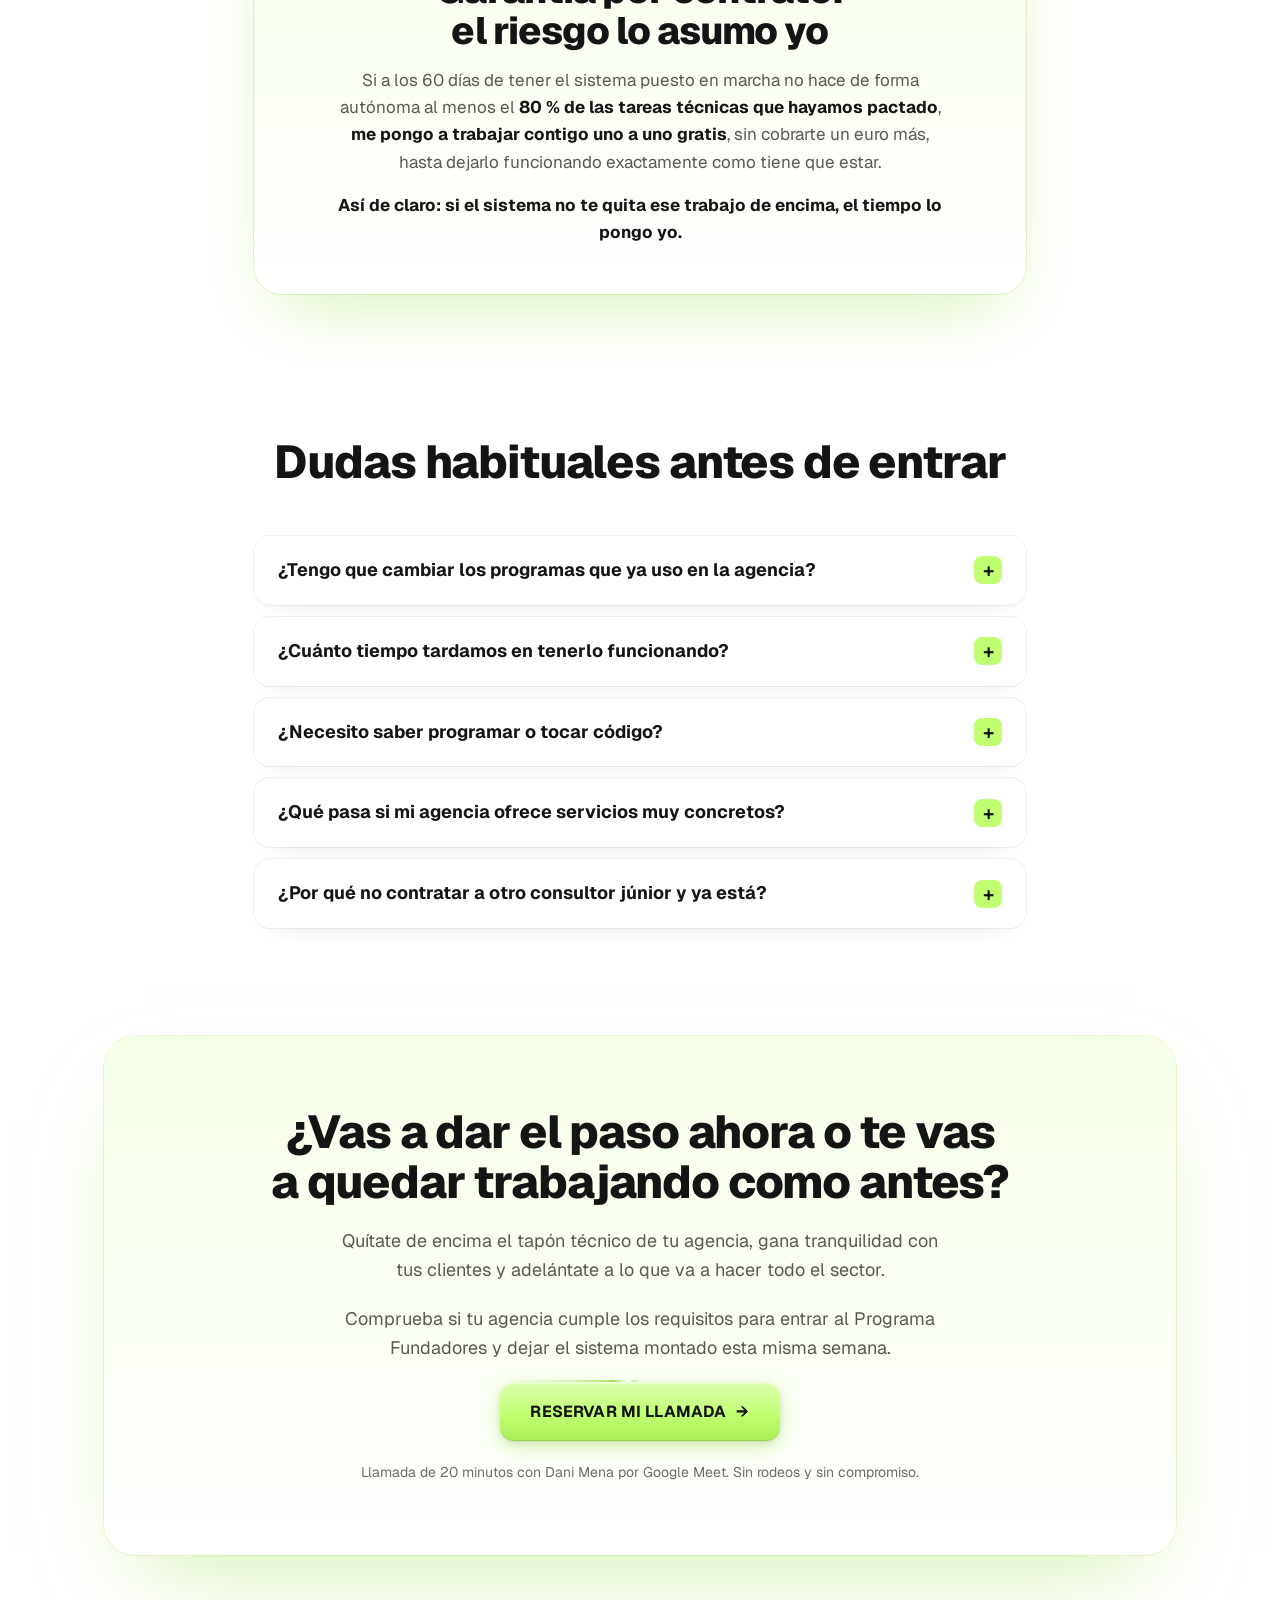
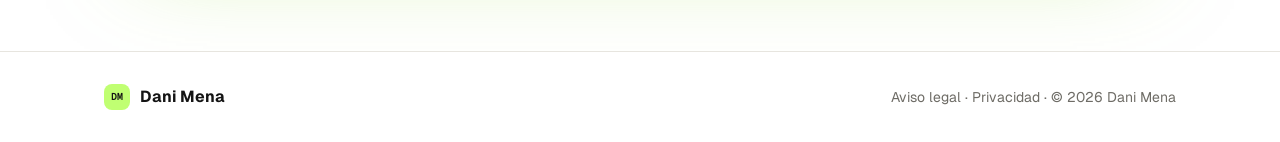
<file: agent-marketing-os/index.html>
<!doctype html>
<html lang="es" class="no-js">
<head>
<meta charset="utf-8">
<meta name="viewport" content="width=device-width, initial-scale=1">
<title>Agent Marketing OS · Dani Mena</title>
<meta name="description" content="Cómo llevar más clientes y ganar más margen limpio sin contratar a nadie y sin errores en las entregas.">
<meta name="robots" content="noindex">
<meta name="theme-color" content="#FFFFFF">
<link rel="preconnect" href="https://fonts.googleapis.com">
<link rel="preconnect" href="https://fonts.gstatic.com" crossorigin>
<link href="https://fonts.googleapis.com/css2?family=Geist:wght@400;500;600;700;800&family=Geist+Mono:wght@500;600&display=swap" rel="stylesheet">
<!-- PÍXEL DE META (paso 9): pegar aquí el código base del píxel. Evento en esta página: PageView. -->
<link rel="stylesheet" href="/estilo.css?v=12">
<meta name="facebook-domain-verification" content="fuy9nk70lnnlmz7yy5wqjsa0etgyd3" />
<script src="/pixel.js?v=2"></script>
<script src="/clarity.js"></script>
</head>
<body>
<noscript><img height="1" width="1" style="display:none" alt="" src="https://www.facebook.com/tr?id=2039022273582697&ev=PageView&noscript=1"></noscript>
<!-- Fondo: cuadrícula que respira y tres luces que se mueven -->
<div class="ambient" aria-hidden="true"><div class="grid-bg"></div><div class="orb orb-a"></div><div class="orb orb-b"></div><div class="orb orb-c"></div></div>

<header class="top">
  <div class="wrap"><span class="logo"><span class="logo-mark" aria-hidden="true"><span class="halo"></span>DM<span class="shine"></span></span>Dani Mena</span></div>
</header>

<main>
  <!-- Copy literal del cuaderno DAbreu (11/11/2026, versión con su voz). Ver funnel/paginas_vsl_textos.md -->
  <section class="hero">
    <div class="wrap center">
      <p class="badge-label"><span>Para dueños de agencias pequeñas y freelances de marketing en España con clientes activos:</span></p>
      <h1>Cómo llevar más clientes y ganar más margen limpio sin contratar a nadie y <em>sin errores en las entregas</em>.</h1>
      <p class="lead">Agentes de IA que hacen el trabajo técnico de tus clientes y un revisor que lo comprueba todo antes de darlo por bueno: la forma en la que van a trabajar todas las agencias a partir de ahora.</p>
    </div>

    <div class="wrap video-wrap">
      <div class="video-frame">
        <span class="breathe" aria-hidden="true"></span>
        <span class="running-light" aria-hidden="true"></span>
        <!-- VÍDEO DEL VSL (21/11): YouTube oculto, con capítulos para avanzar por bloques (v16). Arranca solo en silencio con el botón «Toca para activar el sonido»; el seguimiento va en reproductor.js.
             Para cambiar de vídeo: data-yt (id de YouTube) y data-capitulos (segundo de inicio|título, separados por «;», igual que en su descripción). -->
        <div class="player yt" id="vsl" data-yt="_SMq6FHmZpc"
             data-capitulos="0|28 clientes sin empleados;21|Conexión con tus herramientas;39|Recorrido completo del AMOS;331|El futuro de las agencias;355|Programa Fundadores y garantías;396|Llamada de evaluación">
          <div id="vsl-yt"></div>
        </div>
      </div>
    </div>
  </section>

  <section class="booking" id="reservar">
    <div class="wrap center">
      <p class="dot-label"><i aria-hidden="true"></i>Evaluación en directo (20 min)<i aria-hidden="true"></i></p>
      <h2>Elige día y hora para ver si encaja en tu agencia</h2>
      <p class="lead">Al reservar verás tres preguntas rápidas: si eres agencia o freelance, cuántos clientes llevas y cuánto facturas al mes. Son para no hacerte perder el tiempo a ti ni perderlo yo, y entrar a la llamada sabiendo exactamente cómo trabajas.</p>
    </div>
    <div class="wrap calendar-wrap">
      <div class="calendar">
        <span class="breathe" aria-hidden="true"></span>
        <!-- CALENDARIO DE GHL «Llamada de 20 min con Dani Mena» (subcuenta Dani Mena). Al reservar redirige a /gracias (se configura en GHL). -->
        <!-- PÍXEL (paso 9): evento Lead al enviar el formulario del calendario. -->
        <iframe src="https://api.leadconnectorhq.com/widget/booking/ZcVyaI528VgJ1xQrp3EO" style="width:100%;border:none;overflow:hidden;min-height:760px" scrolling="no" id="ZcVyaI528VgJ1xQrp3EO_vsl" title="Reservar llamada de evaluación"></iframe>
      </div>
      <p class="scarcity"><span class="ping" aria-hidden="true"></span>Acceso al Programa Fundadores limitado a 3 agencias. Como monto todo el sistema yo mismo a mano, solo puedo hacer un máximo de 2 proyectos por semana.</p>
    </div>
  </section>

  <section class="about">
    <div class="wrap about-grid">
      <figure class="about-photo rv"><img src="/dani.jpg" width="320" height="320" loading="lazy" alt="Dani Mena"></figure>
      <div class="about-text rv">
        <h2>Quién está detrás de esto</h2>
        <p>Soy <strong>Dani Mena</strong>, consultor con más de 14 años de experiencia en marketing. Empecé montando mis propias páginas con SEO para ganar dinero con AdSense, luego pasé a Facebook Ads y más tarde a Google Ads. Me he gastado <strong>más de 12.000 € en másteres de analítica, SEO y publicidad de pago</strong>. Mucho antes de que saliera la IA, ya programaba en Python y montaba automatizaciones con Make (el antiguo Integromat) porque no quería hacer a mano lo que puede hacer un ordenador.</p>
        <p>En <strong>febrero de 2026</strong> empecé a trabajar con agentes de IA. Llevo <strong>10 meses puliendo este sistema</strong> todos los días: los agentes y toda la lógica para enlazar unas tareas con otras y llegar a los objetivos de cada cuenta sin fallos.</p>
        <p class="quote">No te hablo de oídas: uso este mismo sistema todos los días para <strong>llevar 28 clientes de marketing yo solo, con cero bajas desde marzo de 2026</strong>, sin equipo y sin nóminas. Y eso mismo es lo que te dejo instalado y funcionando en tu agencia en entre 2 y 4 días.</p>
      </div>
    </div>
  </section>

  <!-- Capturas del panel con la capa de demo: nombres y cifras inventados. -->
  <section class="features">
    <div class="wrap">
      <h2 class="section-title center-text rv">Así funciona el sistema por dentro</h2>

      <div class="road">
        <article class="feat rv">
          <span class="big-n" aria-hidden="true">01</span>
          <p class="phase"><i aria-hidden="true"></i>Varias tareas a la vez</p>
          <h3>Saca trabajo técnico en paralelo sin atascarte</h3>
          <p class="feat-p">Lanzas a la vez una optimización en WordPress, una revisión de anuncios en Meta y un cambio técnico de SEO. Cada agente trabaja con el historial y las necesidades del cliente en la cabeza, mientras tú atiendes a la gente o piensas la estrategia.</p>
          <figure class="shot"><div class="shot-bar" aria-hidden="true"><i></i><i></i><i></i><span>calendario — tareas en marcha</span></div><img src="/capturas/tareas-en-marcha.webp" width="1600" height="900" loading="lazy" alt="Calendario de tareas con varias tarjetas en marcha a la vez"></figure>
        </article>
        <svg class="link flip" viewBox="0 0 120 70" aria-hidden="true"><path d="M60 2 C 60 30, 100 30, 100 58"/><path d="M93 51 L100 60 L107 51"/></svg>

        <article class="feat rv">
          <span class="big-n" aria-hidden="true">02</span>
          <p class="phase"><i aria-hidden="true"></i>Un agente por canal</p>
          <h3>Especialistas para cada pata del marketing</h3>
          <p class="feat-p">Tienes agentes preparados para resolver el trabajo del día a día: Google Ads, Meta Ads, SEO técnico, analítica (Tag Manager, GA4, Clarity), creatividades y la ficha de Google. Hacen cambios reales en las plataformas de tus clientes sin inventarse nada.</p>
          <figure class="shot"><div class="shot-bar" aria-hidden="true"><i></i><i></i><i></i><span>agentes — por canal</span></div><img src="/capturas/agentes.webp" width="1600" height="501" loading="lazy" alt="Agentes por canal: Google Ads, Meta Ads, SEO, ficha de Google, medición, web, email y redes"></figure>
        </article>
        <svg class="link" viewBox="0 0 120 70" aria-hidden="true"><path d="M60 2 C 60 30, 20 30, 20 58"/><path d="M13 51 L20 60 L27 51"/></svg>

        <article class="feat rv">
          <span class="big-n" aria-hidden="true">03</span>
          <p class="phase"><i aria-hidden="true"></i>El revisor de tareas</p>
          <h3>Un filtro que revisa todo antes de que lo vea el cliente</h3>
          <p class="feat-p">Para que duermas tranquilo sin miedo a que nadie meta la pata en una cuenta. Cuando un agente termina una tarea, otro revisor independiente comprueba el trabajo punto por punto contra tu lista de comprobación. Si algo no está perfecto, no se aprueba.</p>
          <figure class="shot"><div class="shot-bar" aria-hidden="true"><i></i><i></i><i></i><span>revisor — veredicto</span></div><img src="/capturas/revisor.webp" width="1600" height="900" loading="lazy" alt="Tarea con el veredicto del revisor «Revisión 2: bien» y el botón para aceptarla"></figure>
        </article>
        <svg class="link flip" viewBox="0 0 120 70" aria-hidden="true"><path d="M60 2 C 60 30, 100 30, 100 58"/><path d="M93 51 L100 60 L107 51"/></svg>

        <article class="feat rv">
          <span class="big-n" aria-hidden="true">04</span>
          <p class="phase"><i aria-hidden="true"></i>Módulo «Cómo vamos este mes»</p>
          <h3>Control de objetivos sin perseguir a nadie</h3>
          <p class="feat-p">Ves el objetivo que pactaste con cada cliente, lo que lleva conseguido este mes y la previsión de cierre. El sistema apunta solo cada acción que se ha hecho, con su fecha y la razón técnica de por qué se hizo.</p>
          <figure class="shot"><div class="shot-bar" aria-hidden="true"><i></i><i></i><i></i><span>ficha del cliente — cómo vamos</span></div><img src="/capturas/como-vamos.webp" width="1600" height="900" loading="lazy" alt="Bloque «Cómo vamos en noviembre» con la meta de cada canal y lo que se ha hecho para llegar"></figure>
        </article>
        <svg class="link" viewBox="0 0 120 70" aria-hidden="true"><path d="M60 2 C 60 30, 20 30, 20 58"/><path d="M13 51 L20 60 L27 51"/></svg>

        <article class="feat rv">
          <span class="big-n" aria-hidden="true">05</span>
          <p class="phase"><i aria-hidden="true"></i>Segundo cerebro de reuniones</p>
          <h3>Las notas de tus llamadas organizadas al momento</h3>
          <p class="feat-p">El sistema transcribe las reuniones que tienes con tus clientes, saca los acuerdos a los que habéis llegado y los guarda junto a todo su historial. Cuando toca hacer una tarea, el sistema sabe exactamente qué se habló sin que tengas que recordarlo tú.</p>
          <figure class="shot"><div class="shot-bar" aria-hidden="true"><i></i><i></i><i></i><span>ficha del cliente — reuniones</span></div><img src="/capturas/reuniones.webp" width="1600" height="900" loading="lazy" alt="Ficha del cliente con reuniones transcritas, acuerdos, pendientes e historial de acciones"></figure>
        </article>
        <svg class="link flip" viewBox="0 0 120 70" aria-hidden="true"><path d="M60 2 C 60 30, 100 30, 100 58"/><path d="M93 51 L100 60 L107 51"/></svg>

        <article class="feat rv">
          <span class="big-n" aria-hidden="true">06</span>
          <p class="phase"><i aria-hidden="true"></i>Panel de campañas del cliente</p>
          <h3>Ventas reales frente a lo que te gastas en anuncios</h3>
          <p class="feat-p">Cruza lo que te gastas en Meta Ads y Google Ads con las ventas contadas de verdad en el GoHighLevel del cliente o en su hoja de Google. Te dice el coste por venta, el retorno, qué anuncio hay que escalar o apagar y cuál es el punto flojo del embudo para no tirar el dinero.</p>
          <figure class="shot"><div class="shot-bar" aria-hidden="true"><i></i><i></i><i></i><span>panel de paid</span></div><img src="/capturas/panel-paid.webp" width="1600" height="900" loading="lazy" alt="Panel de paid con el embudo por etapas, el coste por venta y el retorno frente al objetivo"></figure>
        </article>
      </div>

      <div class="center mid-cta">
        <a class="btn" href="#reservar"><span class="running-light" aria-hidden="true"></span>RESERVAR MI LLAMADA <span class="arrow" aria-hidden="true">→</span></a>
      </div>
    </div>
  </section>

  <section class="compare">
    <div class="wrap">
      <h2 class="section-title center-text rv">Seguir como hasta ahora o cambiar la forma de trabajar</h2>
      <div class="cmp rv">
        <div class="cmp-col old">
          <h3>Lo de siempre</h3>
          <ul>
            <li><b>Contratar a más gente.</b> Metes más nóminas fijas a fin de mes, te pasas semanas enseñando al nuevo y acabas revisando tú cada detalle por miedo a que la líe con un cliente importante.</li>
            <li><b>Echar tú 14 horas al día.</b> Cada cliente nuevo que entra sale de tus noches y de tus fines de semana porque toda la parte técnica depende exclusivamente de tus manos.</li>
            <li><b>Hacer cosas a mano que no lucen.</b> Te pasas horas cuadrando datos de plataformas, montando reportes y explicando qué has hecho para que el cliente no dude de tu trabajo.</li>
          </ul>
        </div>
        <div class="cmp-col new">
          <span class="running-light" aria-hidden="true"></span>
          <h3>Con el sistema</h3>
          <ul>
            <li><b>Tu equipo multiplicado.</b> Tienes agentes sacando faena técnica todos los días sin sumar sueldos fijos y con un revisor que comprueba que todo sale bien antes de entregar.</li>
            <li><b>Trabajar con desahogo.</b> Te quitas de encima las tareas pesadas de WordPress, analítica, SEO y campañas para centrarte en vender, atender a tus clientes y tener vida.</li>
            <li><b>Todo registrado y conectado.</b> Conectado a tu Notion, ClickUp o Trello y a tu facturación en Holded, con los datos reales del cliente claros para que vea resultados y no se te vaya.</li>
          </ul>
        </div>
      </div>
    </div>
  </section>

  <section class="future">
    <div class="wrap">
      <div class="future-head center rv">
        <h2>Esto es lo que viene y no va a esperar a nadie</h2>
        <p class="lead">Te lo pongo claro: esto no es una moda pasajera de internet. En uno, dos o tres años, todas las agencias de marketing van a trabajar con sistemas de agentes de IA para llevar las cuentas de sus clientes. Es la evolución lógica.</p>
        <p class="future-kicker">A partir de aquí se abren dos caminos:</p>
      </div>
      <div class="cmp future-paths rv">
        <div class="cmp-col new">
          <span class="running-light" aria-hidden="true"></span>
          <span class="path-n">1</span>
          <h3>Las agencias que se ponen con ello hoy</h3>
          <p>Negocios que aprenden a apoyarse en agentes para sacar la faena técnica sin fallos. Trabajan con más margen, dan un servicio mucho mejor, pueden ajustar precios sin perder dinero y cogen ventaja antes que nadie.</p>
        </div>
        <div class="cmp-col old">
          <span class="path-n">2</span>
          <h3>Las agencias que esperan a ver qué pasa</h3>
          <p>Seguirán perdiendo horas haciendo todo a mano o usando la IA básica como un juguete. En pocos meses verán cómo agencias más pequeñas les comen terreno, entregan en minutos lo que a ellos les lleva días y se quedan con sus clientes.</p>
        </div>
      </div>
      <p class="future-close center-text rv">Cuanto antes pongas a tu agencia a funcionar así, antes te quitas el agobio de encima y más ventaja le sacas a los que van a tener que correr detrás. <strong>¿Vas a ser el último?</strong></p>
    </div>
  </section>

  <section class="fit">
    <div class="wrap">
      <h2 class="section-title center-text rv">Comprueba si esto encaja contigo</h2>
      <div class="fit-grid">
        <div class="card fit-yes rv">
          <h3 class="fit-head">ESTO ES PARA TI SI:</h3>
          <ul class="fit-list yes">
            <li>Tienes una agencia pequeña o trabajas como freelance de marketing en España y ya tienes clientes activos.</li>
            <li>Estás hasta arriba de faena técnica y sientes que si entra un cliente más no te da la vida para llevarlo.</li>
            <li>Quieres ganar más margen limpio por cliente sin meterte en el lío de contratar a más personas.</li>
            <li>Buscas la tranquilidad de saber que lo que se entrega a los clientes está bien revisado y sin despistes.</li>
          </ul>
        </div>
        <div class="card fit-no rv">
          <h3 class="fit-head">ESTO NO ES PARA TI SI:</h3>
          <ul class="fit-list no">
            <li>Estás empezando desde cero y todavía no tienes ningún cliente de marketing.</li>
            <li>Buscas un botón mágico para no hacer nada y desentenderte por completo del criterio profesional.</li>
            <li>Crees que la IA sirve para soltar textos automáticos sin supervisión humana.</li>
            <li>No tienes capacidad ni ganas de invertir en dejar esto montado y funcionando en tu negocio.</li>
          </ul>
        </div>
      </div>
    </div>
  </section>

  <section class="guarantee">
    <div class="wrap narrow">
      <div class="g-card rv">
        <span class="running-light" aria-hidden="true"></span>
        <span class="g-seal" aria-hidden="true"><svg viewBox="0 0 24 24"><path d="M12 2 4 5v6c0 5 3.4 9.4 8 11 4.6-1.6 8-6 8-11V5l-8-3z"/><path d="m8.5 12 2.5 2.5 4.5-5"/></svg></span>
        <h2>Garantía por contrato: el riesgo lo asumo yo</h2>
        <p>Si a los 60 días de tener el sistema puesto en marcha no hace de forma autónoma al menos el <strong>80 % de las tareas técnicas que hayamos pactado</strong>, <strong>me pongo a trabajar contigo uno a uno gratis</strong>, sin cobrarte un euro más, hasta dejarlo funcionando exactamente como tiene que estar.</p>
        <p class="g-note">Así de claro: si el sistema no te quita ese trabajo de encima, el tiempo lo pongo yo.</p>
      </div>
    </div>
  </section>

  <section class="faq-zone">
    <div class="wrap narrow">
      <h2 class="section-title center-text rv">Dudas habituales antes de entrar</h2>
      <div class="faq">
        <details>
          <summary>¿Tengo que cambiar los programas que ya uso en la agencia?</summary>
          <p>No. El sistema se conecta directamente a lo que ya utilizas todos los días: Notion, ClickUp o Trello, y a tu facturación en Holded. Además, el panel de campañas lee los datos del GoHighLevel de tu cliente o de su hoja de Google. No tienes que inventar nada nuevo.</p>
        </details>
        <details>
          <summary>¿Cuánto tiempo tardamos en tenerlo funcionando?</summary>
          <p>Entre 2 y 4 días laborables desde que tenemos los accesos necesarios, según cuántos sois en el equipo, qué roles y accesos va a tener cada uno y qué partes del sistema vais a usar. Como la instalación te la hago yo personalmente y a medida de tus servicios, no te paso vídeos grabados para que te busques la vida: te lo dejo listo para usar.</p>
        </details>
        <details>
          <summary>¿Necesito saber programar o tocar código?</summary>
          <p>Para nada. Todo lo técnico lo dejo yo configurado. Tú y tu equipo solo tenéis que entrar a vuestro gestor de tareas de siempre, encargar la faena y revisar lo que el sistema va preparando.</p>
        </details>
        <details>
          <summary>¿Qué pasa si mi agencia ofrece servicios muy concretos?</summary>
          <p>Que se adapta a ti. En esos días de implantación ajustamos los agentes y las listas de comprobación a tu manera exacta de trabajar, ya hagas más SEO, más campañas de pago o analítica.</p>
        </details>
        <details>
          <summary>¿Por qué no contratar a otro consultor júnior y ya está?</summary>
          <p>Porque meter a una persona supone pagar un sueldo fijo todos los meses, dedicar dos o tres meses a enseñarle cómo trabajas y pasarte el día encima revisándole para que no cometa fallos. Con este sistema multiplicas la capacidad de entrega desde la primera semana sin inflar tus costes fijos.</p>
        </details>
      </div>
    </div>
  </section>

  <section class="final">
    <div class="wrap">
      <div class="final-box rv">
        <h2>¿Vas a dar el paso ahora o te vas a quedar trabajando como antes?</h2>
        <p>Quítate de encima el tapón técnico de tu agencia, gana tranquilidad con tus clientes y adelántate a lo que va a hacer todo el sector.</p>
        <p>Comprueba si tu agencia cumple los requisitos para entrar al Programa Fundadores y dejar el sistema montado esta misma semana.</p>
        <a class="btn" href="#reservar"><span class="running-light" aria-hidden="true"></span>RESERVAR MI LLAMADA <span class="arrow" aria-hidden="true">→</span></a>
        <p class="micro">Llamada de 20 minutos con Dani Mena por Google Meet. Sin rodeos y sin compromiso.</p>
      </div>
    </div>
  </section>
</main>

<a class="sticky-cta" id="sticky-cta" href="#reservar" aria-hidden="true" tabindex="-1">VER SI MI AGENCIA ENCAJA <span class="arrow" aria-hidden="true">→</span></a>

<footer>
  <div class="wrap">
    <span class="logo small"><span class="logo-mark" aria-hidden="true">DM</span>Dani Mena</span>
    <span><a href="/aviso-legal.html">Aviso legal</a> · <a href="/privacidad.html">Privacidad</a> · © 2026 Dani Mena</span>
  </div>
</footer>

<script src="https://link.msgsndr.com/js/form_embed.js" type="text/javascript"></script>
<script src="/reproductor.js?v=8"></script>
<script src="/movimiento.js?v=3"></script>
</body>
</html>
</file>
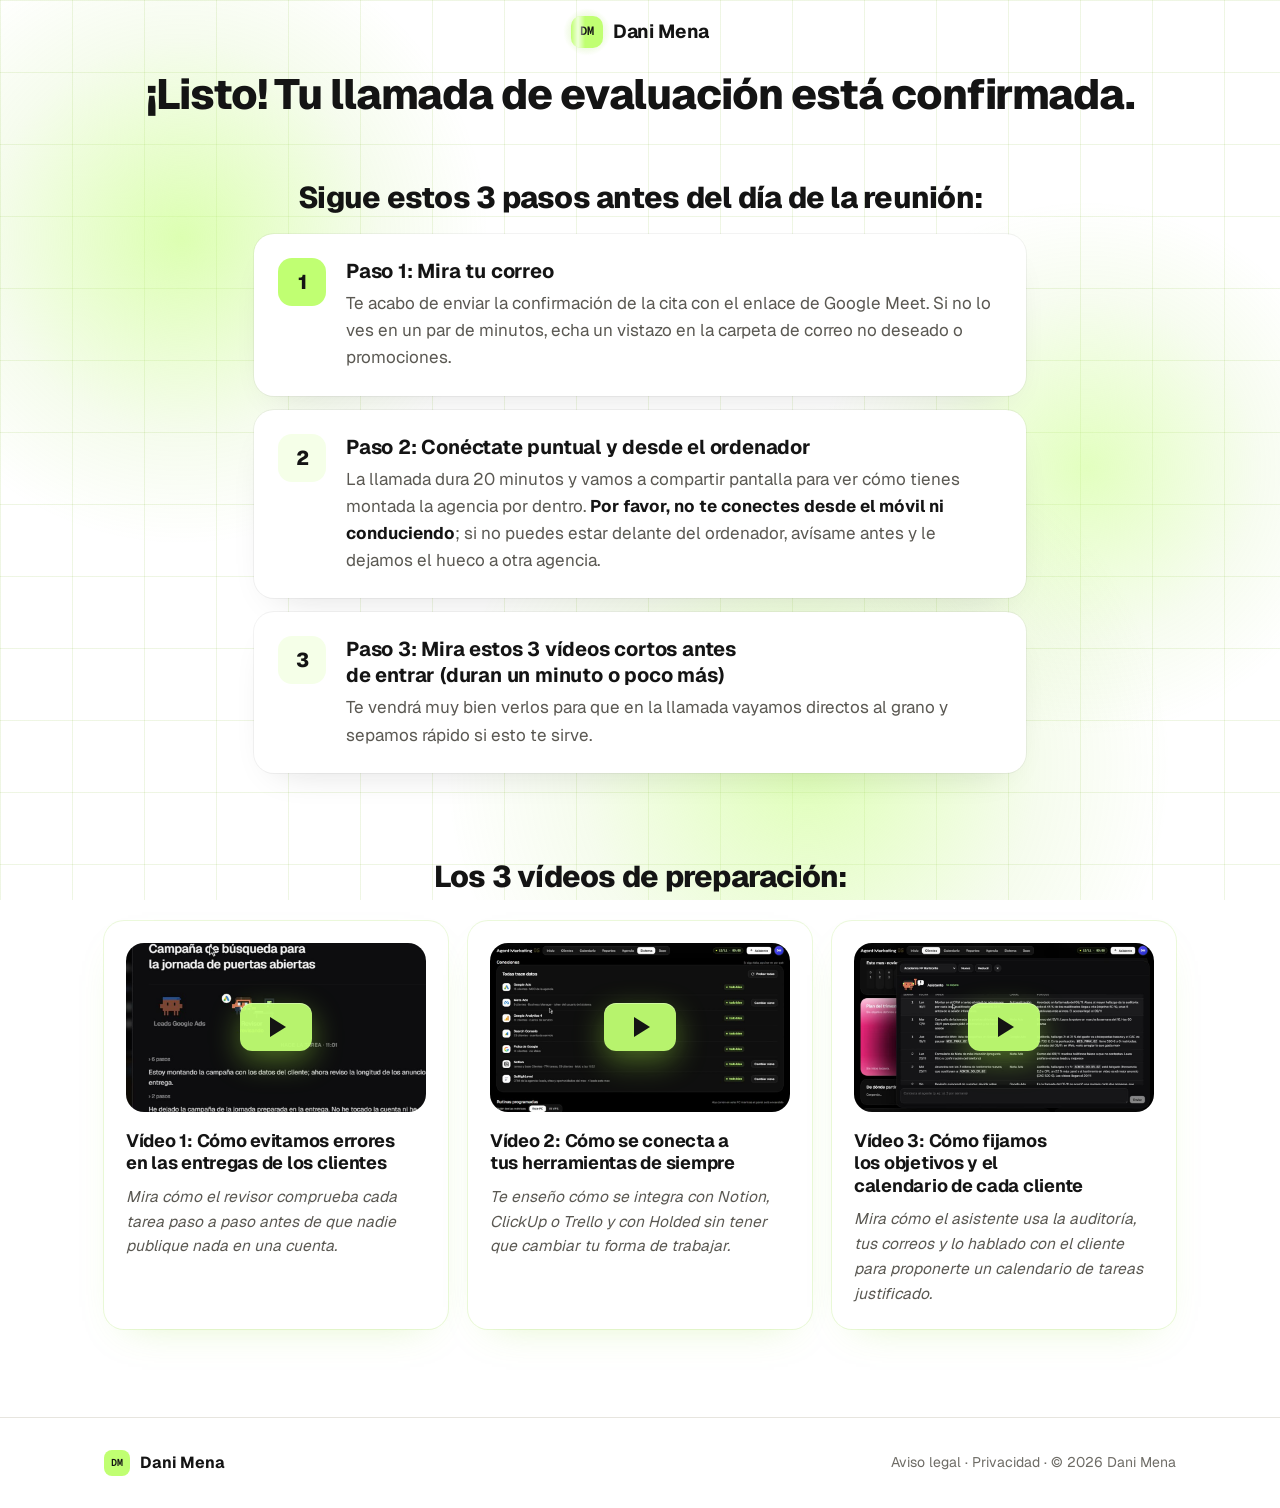
<file: gracias/index.html>
<!doctype html>
<html lang="es" class="no-js">
<head>
<meta charset="utf-8">
<meta name="viewport" content="width=device-width, initial-scale=1">
<title>Reserva confirmada · Dani Mena</title>
<meta name="robots" content="noindex">
<meta name="theme-color" content="#FFFFFF">
<link rel="preconnect" href="https://fonts.googleapis.com">
<link rel="preconnect" href="https://fonts.gstatic.com" crossorigin>
<link href="https://fonts.googleapis.com/css2?family=Geist:wght@400;500;600;700;800&family=Geist+Mono:wght@500;600&display=swap" rel="stylesheet">
<!-- PÍXEL DE META (paso 9): pegar aquí el código base del píxel. Eventos en esta página: PageView y Schedule. -->
<link rel="stylesheet" href="/estilo.css?v=10">
<meta name="facebook-domain-verification" content="fuy9nk70lnnlmz7yy5wqjsa0etgyd3" />
<script src="/pixel.js?v=2"></script>
<script src="/clarity.js"></script>
</head>
<body>
<noscript><img height="1" width="1" style="display:none" alt="" src="https://www.facebook.com/tr?id=2039022273582697&ev=PageView&noscript=1"></noscript>
<div class="ambient" aria-hidden="true"><div class="grid-bg"></div><div class="orb orb-a"></div><div class="orb orb-b"></div><div class="orb orb-c"></div></div>

<header class="top">
  <div class="wrap"><span class="logo"><span class="logo-mark" aria-hidden="true"><span class="halo"></span>DM<span class="shine"></span></span>Dani Mena</span></div>
</header>

<main>
  <!-- Copy literal del cuaderno DAbreu (11/11/2026). Único cambio: «Zoom» → «Google Meet», que es donde se hace la llamada. -->
  <section class="hero">
    <div class="wrap narrow center">
      <h1>¡Listo! Tu llamada de evaluación está confirmada.</h1>
    </div>
  </section>

  <section class="steps-zone">
    <div class="wrap narrow">
      <h2 class="steps-title rv">Sigue estos 3 pasos antes del día de la reunión:</h2>
      <ol class="steps">
        <li class="rv">
          <span class="n">1</span>
          <div>
            <h3 class="step-t">Paso 1: Mira tu correo</h3>
            <p>Te acabo de enviar la confirmación de la cita con el enlace de Google Meet. Si no lo ves en un par de minutos, echa un vistazo en la carpeta de correo no deseado o promociones.</p>
          </div>
        </li>
        <li class="rv">
          <span class="n">2</span>
          <div>
            <h3 class="step-t">Paso 2: Conéctate puntual y desde el ordenador</h3>
            <p>La llamada dura 20 minutos y vamos a compartir pantalla para ver cómo tienes montada la agencia por dentro. <strong>Por favor, no te conectes desde el móvil ni conduciendo</strong>; si no puedes estar delante del ordenador, avísame antes y le dejamos el hueco a otra agencia.</p>
          </div>
        </li>
        <li class="rv">
          <span class="n">3</span>
          <div>
            <h3 class="step-t">Paso 3: Mira estos 3 vídeos cortos antes de entrar (duran un minuto o poco más)</h3>
            <p>Te vendrá muy bien verlos para que en la llamada vayamos directos al grano y sepamos rápido si esto te sirve.</p>
          </div>
        </li>
      </ol>
    </div>
  </section>

  <section class="videos-zone">
    <div class="wrap">
      <h2 class="videos-title rv">Los 3 vídeos de preparación:</h2>
      <!-- VÍDEOS CONTRA OBJECIONES: poner la URL del MP4 en data-src de cada uno. Si está vacío, solo se ve el título y la línea. -->
      <div class="videos">
        <article class="vid rv" id="video-1" style="scroll-margin-top:24px">
          <div class="player small" data-src="https://files.leadconnectorhq.com/file/6af99bc1fdf6b54fd73f337c/gracias-video1-2026-11-15.mp4" data-poster="/gracias/portada-video1.jpg">
            <video playsinline preload="metadata"></video>
            <button class="player-btn" type="button" aria-label="Reproducir el vídeo"><span class="play-icon" aria-hidden="true"></span></button>
          </div>
          <h3>Vídeo 1: Cómo evitamos errores en las entregas de los clientes</h3>
          <p>Mira cómo el revisor comprueba cada tarea paso a paso antes de que nadie publique nada en una cuenta.</p>
        </article>
        <article class="vid rv" id="video-2" style="scroll-margin-top:24px">
          <div class="player small" data-src="https://files.leadconnectorhq.com/file/6af99bd5fdf6b54fd73f350c/gracias-video2-2026-11-15.mp4" data-poster="/gracias/portada-video2.jpg">
            <video playsinline preload="metadata"></video>
            <button class="player-btn" type="button" aria-label="Reproducir el vídeo"><span class="play-icon" aria-hidden="true"></span></button>
          </div>
          <h3>Vídeo 2: Cómo se conecta a tus herramientas de siempre</h3>
          <p>Te enseño cómo se integra con Notion, ClickUp o Trello y con Holded sin tener que cambiar tu forma de trabajar.</p>
        </article>
        <article class="vid rv" id="video-3" style="scroll-margin-top:24px">
          <div class="player small" data-src="https://files.leadconnectorhq.com/file/6af99bdf77a01e4622fbb604/gracias-video3-2026-11-15.mp4" data-poster="/gracias/portada-video3.jpg">
            <video playsinline preload="metadata"></video>
            <button class="player-btn" type="button" aria-label="Reproducir el vídeo"><span class="play-icon" aria-hidden="true"></span></button>
          </div>
          <h3>Vídeo 3: Cómo fijamos los objetivos y el calendario de cada cliente</h3>
          <p>Mira cómo el asistente usa la auditoría, tus correos y lo hablado con el cliente para proponerte un calendario de tareas justificado.</p>
        </article>
      </div>
    </div>
  </section>
</main>

<footer>
  <div class="wrap">
    <span class="logo small"><span class="logo-mark" aria-hidden="true">DM</span>Dani Mena</span>
    <span><a href="/aviso-legal.html">Aviso legal</a> · <a href="/privacidad.html">Privacidad</a> · © 2026 Dani Mena</span>
  </div>
</footer>

<script src="/reproductor.js?v=6"></script>
<script src="/movimiento.js?v=3"></script>
</body>
</html>
</file>
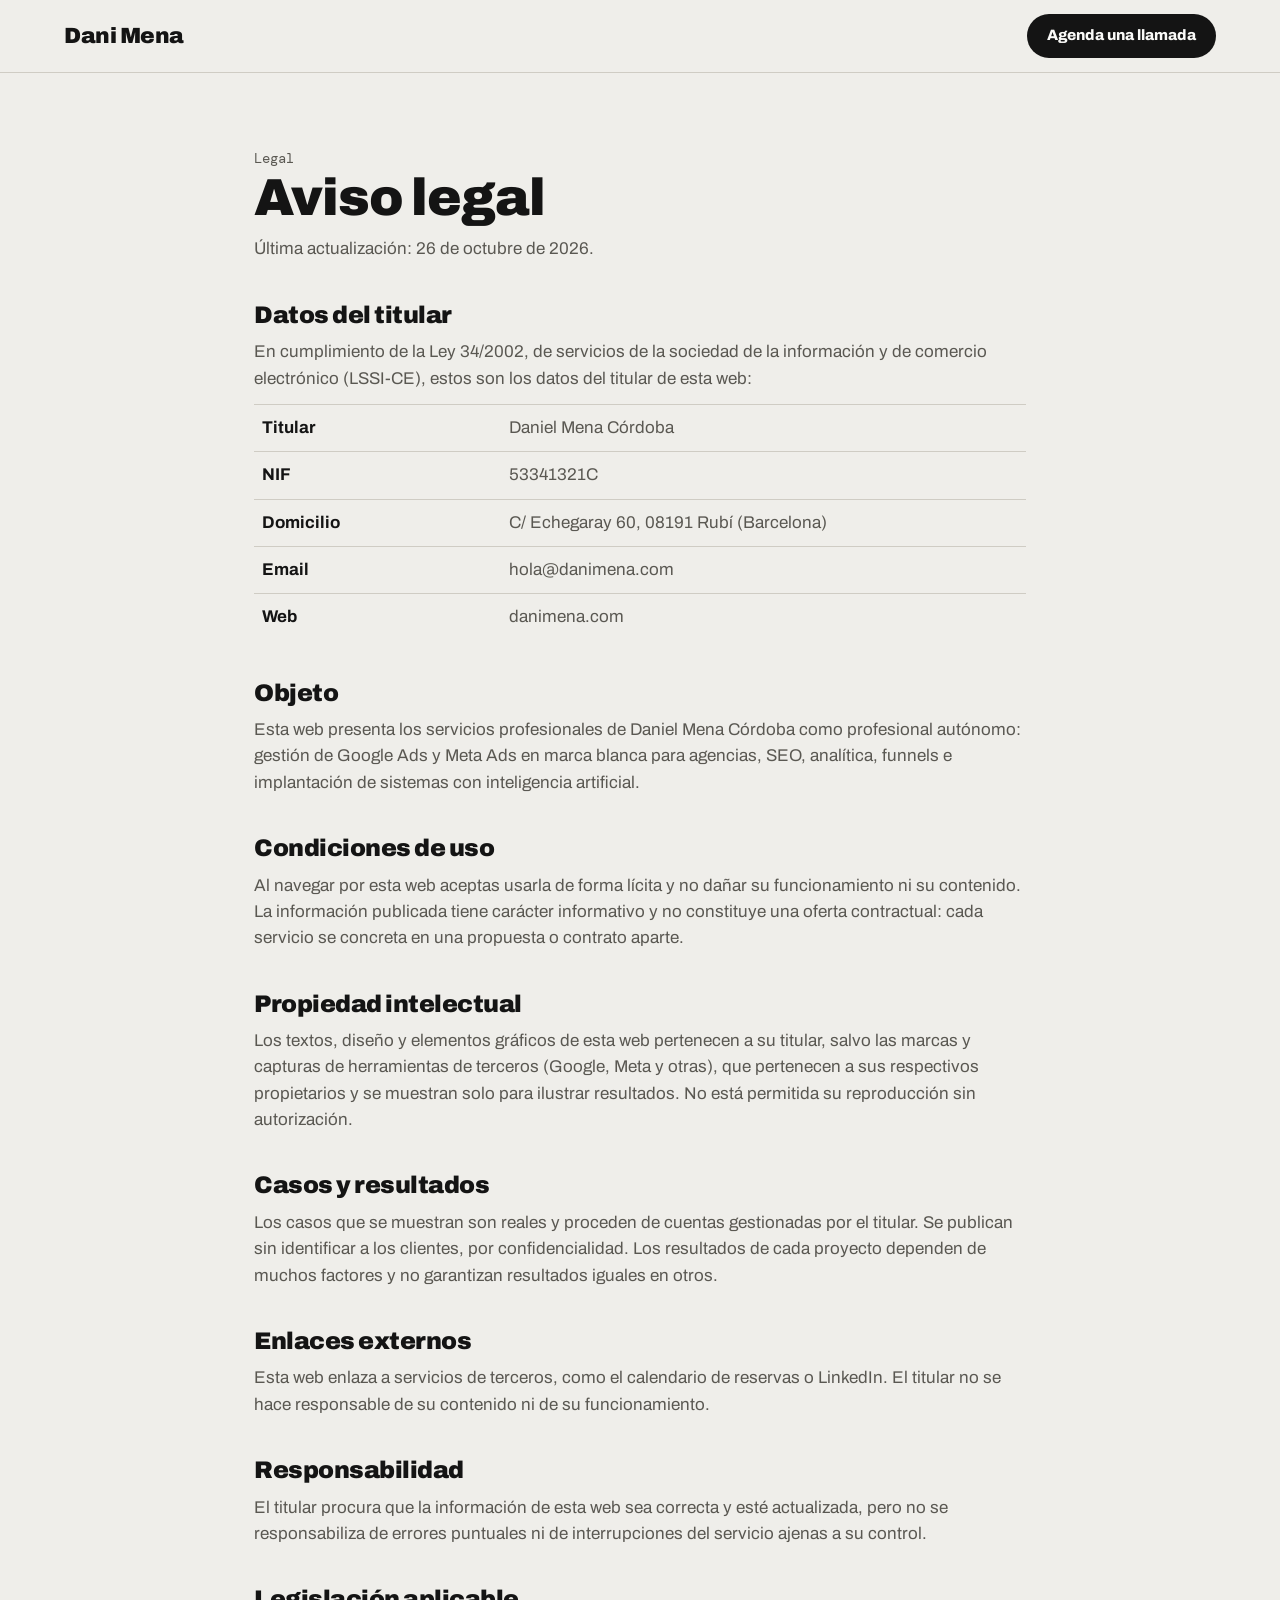
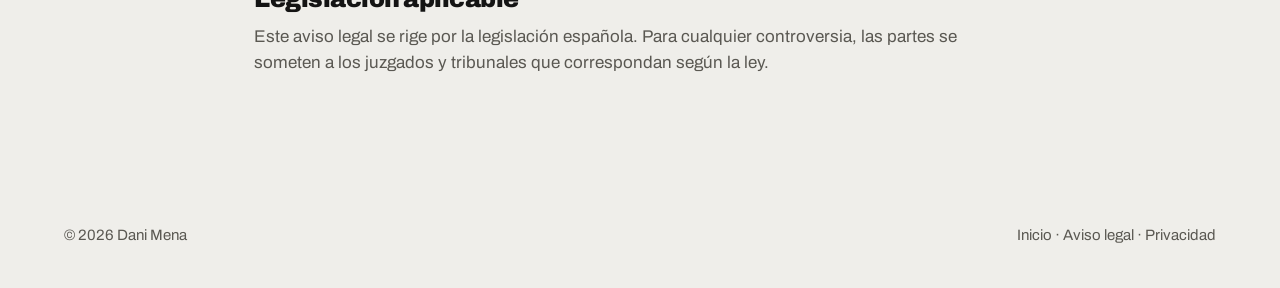
<file: aviso-legal.html>
<!doctype html>
<html lang="es">
<head>
<meta charset="utf-8">
<meta name="viewport" content="width=device-width, initial-scale=1">
<title>Aviso legal · Dani Mena</title>
<meta name="description" content="Aviso legal de danimena.com: datos del titular y condiciones de uso.">
<meta name="robots" content="index, follow">
<link rel="preconnect" href="https://fonts.googleapis.com">
<link rel="preconnect" href="https://fonts.gstatic.com" crossorigin>
<link href="https://fonts.googleapis.com/css2?family=Archivo:wght@400;500;700;800;900&family=DM+Mono:wght@400;500&display=swap" rel="stylesheet">
<style>
:root{
  --bg:#EFEEEA; --surface:#FAFAF8; --ink:#141414; --muted:#5A5852; --line:#CFCCC4; --lime:#C0FF72; --ink-2:#2A2A28;
  --radius:24px; --max:1200px;
}
*{box-sizing:border-box}
html{scroll-behavior:smooth}
body{margin:0;background:var(--bg);color:var(--ink);font-family:'Archivo',system-ui,sans-serif;font-size:17px;line-height:1.55}
a{color:inherit}
img{max-width:100%;display:block}
.wrap{max-width:var(--max);margin:0 auto;padding:0 24px}
.mono{font-family:'DM Mono',ui-monospace,monospace}
.eyebrow{font-family:'DM Mono',monospace;font-size:14px;color:var(--muted)}
.tag{display:inline-block;font-family:'DM Mono',monospace;font-size:14px;background:var(--lime);color:var(--ink);padding:6px 14px;border-radius:999px}
h1,h2,h3{margin:0;font-weight:900;letter-spacing:-.02em;line-height:1.02}
h1{font-size:clamp(36px,5vw,62px)}
h2{font-size:clamp(32px,4.2vw,52px)}
h3{font-size:22px;font-weight:800;letter-spacing:-.01em;line-height:1.2}
p{margin:0}
.lead{font-size:clamp(18px,1.8vw,21px);color:var(--muted);max-width:640px}
.btn{display:inline-flex;align-items:center;justify-content:center;gap:8px;min-height:52px;padding:0 26px;border-radius:999px;font-weight:800;text-decoration:none;font-size:17px;transition:transform .15s ease}
.btn:hover{transform:translateY(-1px)}
.btn-lime{background:var(--lime);color:var(--ink)}
.btn-dark{background:var(--ink);color:var(--surface)}
.btn-line{border:2px solid var(--ink);color:var(--ink)}
section{padding:96px 0}
.card{background:var(--surface);border-radius:var(--radius);padding:32px}

/* Header */
header{position:sticky;top:0;z-index:10;background:rgba(239,238,234,.92);backdrop-filter:blur(8px);border-bottom:1px solid var(--line)}
.nav{display:flex;align-items:center;justify-content:space-between;gap:16px;min-height:72px;flex-wrap:wrap}
.logo{font-weight:900;font-size:22px;letter-spacing:-.02em;text-decoration:none}
.menu{display:flex;gap:28px;font-size:16px;color:var(--muted)}
.menu a{text-decoration:none}
.menu a:hover{color:var(--ink)}
.nav .btn{min-height:44px;padding:0 20px;font-size:15px}

/* Hero */
.hero{padding:80px 0 64px}
.hero-grid{display:grid;grid-template-columns:1.25fr .75fr;gap:56px;align-items:center}
.hero-copy{display:flex;flex-direction:column;gap:24px;align-items:flex-start}
.hero-actions{display:flex;gap:12px;flex-wrap:wrap}
.hero-photo{border-radius:var(--radius);overflow:hidden;background:var(--lime);aspect-ratio:1/1}
.hero-photo img{width:100%;height:100%;object-fit:cover}
.chips{display:flex;flex-wrap:wrap;gap:10px;margin-top:8px}
.chip{font-family:'DM Mono',monospace;font-size:14px;border:1px solid var(--ink);padding:5px 13px;border-radius:999px}

/* Services */
.head{display:flex;flex-direction:column;gap:12px;margin-bottom:40px}
.two{display:grid;grid-template-columns:1.2fr .8fr;gap:24px;align-items:start}
.list{margin:0;padding:0;list-style:none;display:flex;flex-direction:column;gap:16px}
.list li{display:flex;gap:14px;align-items:flex-start;font-size:18px}
.check{flex-shrink:0;width:28px;height:28px;border-radius:8px;background:var(--lime);display:flex;align-items:center;justify-content:center;margin-top:1px}
.price{display:flex;flex-direction:column;gap:12px}
.price .big{font-size:56px;font-weight:900;line-height:1;letter-spacing:-.03em}
.price .big small{font-size:17px;font-weight:500;letter-spacing:0}

/* Agent OS */
.dark{background:var(--ink);color:var(--surface)}
.dark .eyebrow,.dark .lead{color:#CFCCC4}
.video{border-radius:var(--radius);background:var(--ink-2);aspect-ratio:16/8;display:flex;flex-direction:column;align-items:center;justify-content:center;gap:16px;margin-bottom:24px}
.play{width:84px;height:84px;border-radius:50%;background:var(--lime);display:flex;align-items:center;justify-content:center}
.grid4{display:grid;grid-template-columns:repeat(4,minmax(0,1fr));gap:16px}
.feat{background:var(--ink-2);border-radius:20px;padding:24px;display:flex;flex-direction:column;gap:10px}
.feat p{color:#CFCCC4;font-size:16px}
.beta{margin-top:24px;border:2px solid var(--lime);border-radius:var(--radius);padding:28px 32px;display:flex;align-items:center;justify-content:space-between;gap:20px;flex-wrap:wrap}


/* Sobre mí */
.about{display:grid;grid-template-columns:1fr 1fr;gap:56px;align-items:start}
.about-text{display:flex;flex-direction:column;gap:18px;font-size:18px}
.about-text p{color:var(--muted)}
.about-text strong{color:var(--ink)}
.skills{display:grid;grid-template-columns:repeat(2,minmax(0,1fr));gap:16px}
.skill{background:var(--surface);border-radius:20px;padding:24px;display:flex;flex-direction:column;gap:8px}
.skill .mono{font-size:13px;color:var(--muted)}
.skill p{color:var(--muted);font-size:15.5px}
.facts{display:grid;grid-template-columns:repeat(3,minmax(0,1fr));margin-top:56px;border-top:1px solid var(--ink);border-bottom:1px solid var(--line)}
.fact{padding:28px 24px 28px 0;display:flex;flex-direction:column;gap:6px}
.fact + .fact{padding-left:24px;border-left:1px solid var(--line)}
.fact b{font-size:22px;font-weight:900;letter-spacing:-.01em}
.fact span{color:var(--muted);font-size:15.5px}
@media (max-width:900px){.about{grid-template-columns:1fr}.facts{grid-template-columns:1fr}.fact + .fact{padding-left:0;border-left:0;border-top:1px solid var(--line)}}
@media (max-width:560px){.skills{grid-template-columns:1fr}}

/* Cases */
.grid3{display:grid;grid-template-columns:repeat(3,minmax(0,1fr));gap:24px}
.case{display:flex;flex-direction:column;gap:12px}
.case .shot{border-radius:16px;background:var(--bg);aspect-ratio:16/10;padding:8px}
.case .num{font-size:40px;font-weight:900;letter-spacing:-.03em;line-height:1}
.case .num span{background:var(--lime);padding:0 8px}

.case .shot-img{display:block;background:#fff;padding:0;overflow:hidden;border:1px solid var(--line)}
.case .shot-img img{width:100%;height:100%;object-fit:contain;object-position:center}
.case .shot-img:hover{border-color:var(--ink)}
.case .shot-strip{display:block;border-radius:12px;background:#fff;border:1px solid var(--line);overflow:hidden}
.case .shot-strip img{width:100%;display:block}
.grid2{display:grid;grid-template-columns:repeat(2,minmax(0,1fr));gap:24px}
@media (max-width:900px){.grid2{grid-template-columns:1fr}}
/* Steps */
.step{display:flex;flex-direction:column;gap:12px}
.step .n{width:52px;height:52px;border-radius:50%;background:var(--ink);color:var(--surface);display:flex;align-items:center;justify-content:center;font-weight:900;font-size:20px}
.step:first-child .n{background:var(--lime);color:var(--ink)}
.step p{color:var(--muted)}

/* FAQ */
.faq{display:flex;flex-direction:column}
details{border-top:1px solid var(--line);padding:22px 0}
details:last-child{border-bottom:1px solid var(--line)}
summary{cursor:pointer;font-weight:800;font-size:20px;list-style:none;display:flex;justify-content:space-between;gap:16px}
summary::-webkit-details-marker{display:none}
summary::after{content:'+';font-family:'DM Mono',monospace;font-size:24px;line-height:1}
details[open] summary::after{content:'–'}
details p{margin-top:12px;color:var(--muted);max-width:760px}

/* CTA + footer */
.cta{background:var(--lime);border-radius:32px;padding:72px 40px;display:flex;flex-direction:column;align-items:center;text-align:center;gap:20px}
.cta p{font-size:20px}
footer{padding:40px 0;color:var(--muted);font-size:15px}
footer .wrap{display:flex;justify-content:space-between;gap:16px;flex-wrap:wrap}
footer a{text-decoration:none}
footer a:hover{color:var(--ink)}

@media (max-width:900px){
  .hero-grid,.two{grid-template-columns:1fr}
  .hero-photo{max-width:420px}
  .grid4{grid-template-columns:repeat(2,minmax(0,1fr))}
  .grid3{grid-template-columns:1fr}
  .menu{display:none}
  section{padding:72px 0}
}
@media (max-width:560px){
  .grid4{grid-template-columns:1fr}
  .card{padding:24px}
  .cta{padding:56px 24px}
}

.legal{max-width:820px;margin:0 auto;padding:72px 24px 96px}
.legal h1{font-size:clamp(34px,5vw,52px);margin-bottom:12px}
.legal h2{font-size:24px;margin:40px 0 12px}
.legal p,.legal li{color:var(--muted);margin:0 0 12px}
.legal strong{color:var(--ink)}
.legal table{border-collapse:collapse;width:100%;margin:8px 0 16px}
.legal td{border-top:1px solid var(--line);padding:10px 8px;vertical-align:top;color:var(--muted)}
.legal td:first-child{color:var(--ink);font-weight:700;width:32%}
</style>
<script src="/pixel.js?v=2"></script>
<script src="/clarity.js"></script>
</head>
<body>
<noscript><img height="1" width="1" style="display:none" alt="" src="https://www.facebook.com/tr?id=2039022273582697&ev=PageView&noscript=1"></noscript>
<header>
  <div class="wrap nav">
    <a class="logo" href="/">Dani Mena</a>
    <a class="btn btn-dark" href="https://api.leadconnectorhq.com/widget/bookings/llamada-dani-mena" target="_blank" rel="noopener">Agenda una llamada</a>
  </div>
</header>
<main class="legal">
<span class="eyebrow">Legal</span>
<h1>Aviso legal</h1>
<p>Última actualización: 26 de octubre de 2026.</p>
<h2>Datos del titular</h2>
<p>En cumplimiento de la Ley 34/2002, de servicios de la sociedad de la información y de comercio electrónico (LSSI-CE), estos son los datos del titular de esta web:</p>
<table>
<tr><td>Titular</td><td>Daniel Mena Córdoba</td></tr>
<tr><td>NIF</td><td>53341321C</td></tr>
<tr><td>Domicilio</td><td>C/ Echegaray 60, 08191 Rubí (Barcelona)</td></tr>
<tr><td>Email</td><td>hola@danimena.com</td></tr>
<tr><td>Web</td><td>danimena.com</td></tr>
</table>
<h2>Objeto</h2>
<p>Esta web presenta los servicios profesionales de Daniel Mena Córdoba como profesional autónomo: gestión de Google Ads y Meta Ads en marca blanca para agencias, SEO, analítica, funnels e implantación de sistemas con inteligencia artificial.</p>
<h2>Condiciones de uso</h2>
<p>Al navegar por esta web aceptas usarla de forma lícita y no dañar su funcionamiento ni su contenido. La información publicada tiene carácter informativo y no constituye una oferta contractual: cada servicio se concreta en una propuesta o contrato aparte.</p>
<h2>Propiedad intelectual</h2>
<p>Los textos, diseño y elementos gráficos de esta web pertenecen a su titular, salvo las marcas y capturas de herramientas de terceros (Google, Meta y otras), que pertenecen a sus respectivos propietarios y se muestran solo para ilustrar resultados. No está permitida su reproducción sin autorización.</p>
<h2>Casos y resultados</h2>
<p>Los casos que se muestran son reales y proceden de cuentas gestionadas por el titular. Se publican sin identificar a los clientes, por confidencialidad. Los resultados de cada proyecto dependen de muchos factores y no garantizan resultados iguales en otros.</p>
<h2>Enlaces externos</h2>
<p>Esta web enlaza a servicios de terceros, como el calendario de reservas o LinkedIn. El titular no se hace responsable de su contenido ni de su funcionamiento.</p>
<h2>Responsabilidad</h2>
<p>El titular procura que la información de esta web sea correcta y esté actualizada, pero no se responsabiliza de errores puntuales ni de interrupciones del servicio ajenas a su control.</p>
<h2>Legislación aplicable</h2>
<p>Este aviso legal se rige por la legislación española. Para cualquier controversia, las partes se someten a los juzgados y tribunales que correspondan según la ley.</p>
</main>
<footer>
  <div class="wrap">
    <span>© 2026 Dani Mena</span>
    <span><a href="/">Inicio</a> · <a href="aviso-legal.html">Aviso legal</a> · <a href="privacidad.html">Privacidad</a></span>
  </div>
</footer>
</body>
</html>
</file>
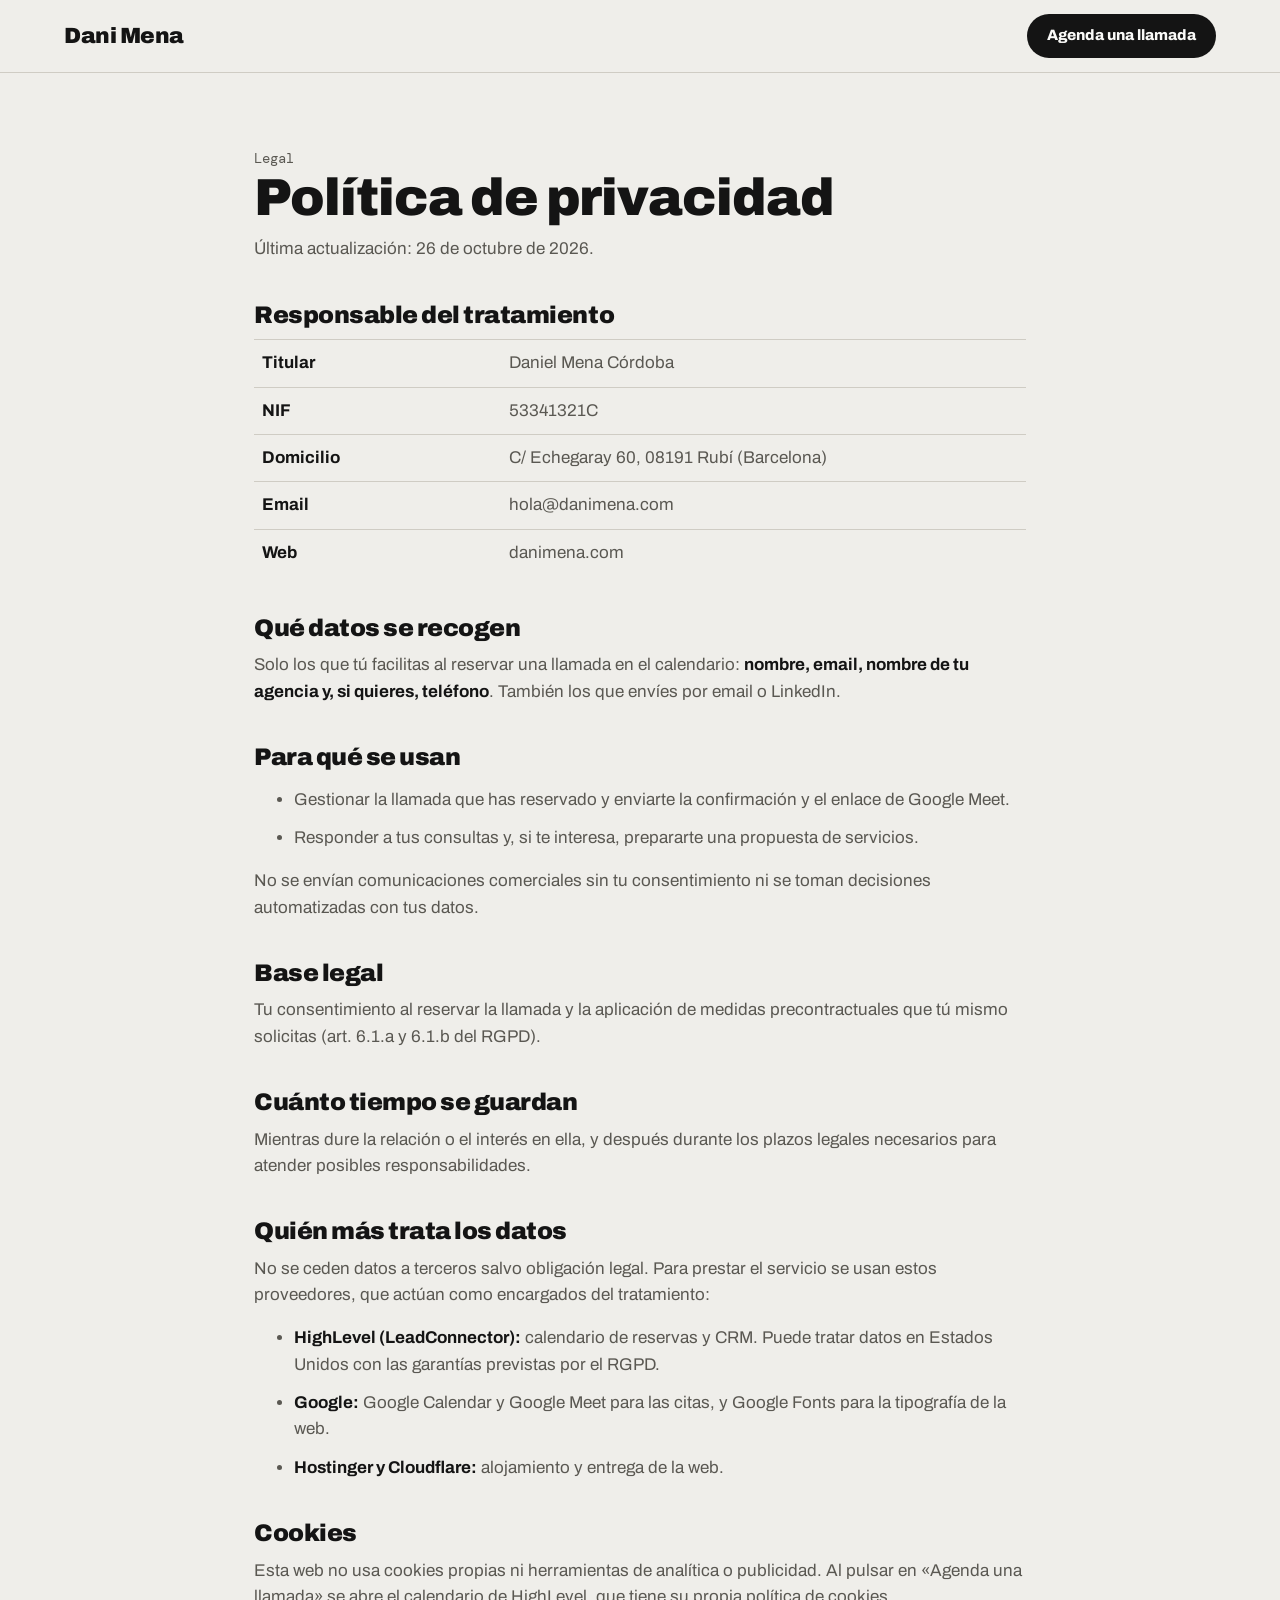
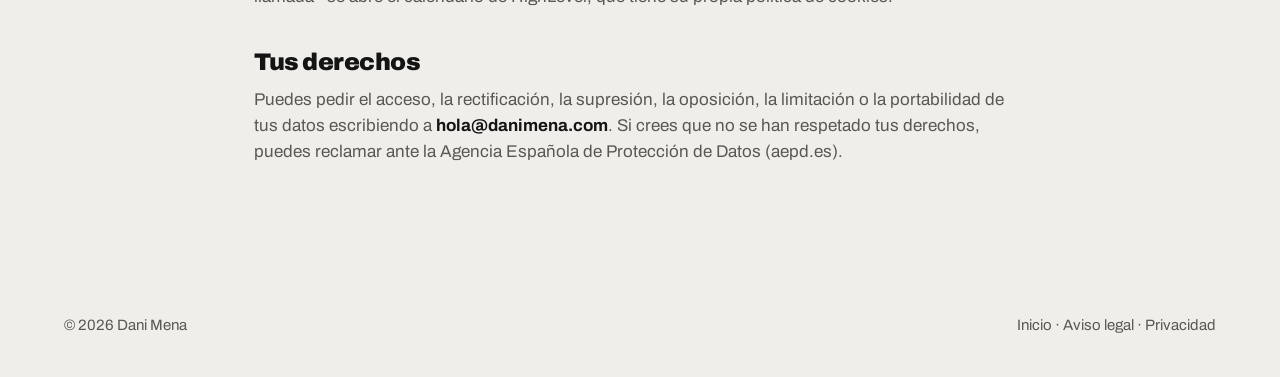
<file: privacidad.html>
<!doctype html>
<html lang="es">
<head>
<meta charset="utf-8">
<meta name="viewport" content="width=device-width, initial-scale=1">
<title>Política de privacidad · Dani Mena</title>
<meta name="description" content="Política de privacidad de danimena.com: qué datos se recogen y para qué.">
<meta name="robots" content="index, follow">
<link rel="preconnect" href="https://fonts.googleapis.com">
<link rel="preconnect" href="https://fonts.gstatic.com" crossorigin>
<link href="https://fonts.googleapis.com/css2?family=Archivo:wght@400;500;700;800;900&family=DM+Mono:wght@400;500&display=swap" rel="stylesheet">
<style>
:root{
  --bg:#EFEEEA; --surface:#FAFAF8; --ink:#141414; --muted:#5A5852; --line:#CFCCC4; --lime:#C0FF72; --ink-2:#2A2A28;
  --radius:24px; --max:1200px;
}
*{box-sizing:border-box}
html{scroll-behavior:smooth}
body{margin:0;background:var(--bg);color:var(--ink);font-family:'Archivo',system-ui,sans-serif;font-size:17px;line-height:1.55}
a{color:inherit}
img{max-width:100%;display:block}
.wrap{max-width:var(--max);margin:0 auto;padding:0 24px}
.mono{font-family:'DM Mono',ui-monospace,monospace}
.eyebrow{font-family:'DM Mono',monospace;font-size:14px;color:var(--muted)}
.tag{display:inline-block;font-family:'DM Mono',monospace;font-size:14px;background:var(--lime);color:var(--ink);padding:6px 14px;border-radius:999px}
h1,h2,h3{margin:0;font-weight:900;letter-spacing:-.02em;line-height:1.02}
h1{font-size:clamp(36px,5vw,62px)}
h2{font-size:clamp(32px,4.2vw,52px)}
h3{font-size:22px;font-weight:800;letter-spacing:-.01em;line-height:1.2}
p{margin:0}
.lead{font-size:clamp(18px,1.8vw,21px);color:var(--muted);max-width:640px}
.btn{display:inline-flex;align-items:center;justify-content:center;gap:8px;min-height:52px;padding:0 26px;border-radius:999px;font-weight:800;text-decoration:none;font-size:17px;transition:transform .15s ease}
.btn:hover{transform:translateY(-1px)}
.btn-lime{background:var(--lime);color:var(--ink)}
.btn-dark{background:var(--ink);color:var(--surface)}
.btn-line{border:2px solid var(--ink);color:var(--ink)}
section{padding:96px 0}
.card{background:var(--surface);border-radius:var(--radius);padding:32px}

/* Header */
header{position:sticky;top:0;z-index:10;background:rgba(239,238,234,.92);backdrop-filter:blur(8px);border-bottom:1px solid var(--line)}
.nav{display:flex;align-items:center;justify-content:space-between;gap:16px;min-height:72px;flex-wrap:wrap}
.logo{font-weight:900;font-size:22px;letter-spacing:-.02em;text-decoration:none}
.menu{display:flex;gap:28px;font-size:16px;color:var(--muted)}
.menu a{text-decoration:none}
.menu a:hover{color:var(--ink)}
.nav .btn{min-height:44px;padding:0 20px;font-size:15px}

/* Hero */
.hero{padding:80px 0 64px}
.hero-grid{display:grid;grid-template-columns:1.25fr .75fr;gap:56px;align-items:center}
.hero-copy{display:flex;flex-direction:column;gap:24px;align-items:flex-start}
.hero-actions{display:flex;gap:12px;flex-wrap:wrap}
.hero-photo{border-radius:var(--radius);overflow:hidden;background:var(--lime);aspect-ratio:1/1}
.hero-photo img{width:100%;height:100%;object-fit:cover}
.chips{display:flex;flex-wrap:wrap;gap:10px;margin-top:8px}
.chip{font-family:'DM Mono',monospace;font-size:14px;border:1px solid var(--ink);padding:5px 13px;border-radius:999px}

/* Services */
.head{display:flex;flex-direction:column;gap:12px;margin-bottom:40px}
.two{display:grid;grid-template-columns:1.2fr .8fr;gap:24px;align-items:start}
.list{margin:0;padding:0;list-style:none;display:flex;flex-direction:column;gap:16px}
.list li{display:flex;gap:14px;align-items:flex-start;font-size:18px}
.check{flex-shrink:0;width:28px;height:28px;border-radius:8px;background:var(--lime);display:flex;align-items:center;justify-content:center;margin-top:1px}
.price{display:flex;flex-direction:column;gap:12px}
.price .big{font-size:56px;font-weight:900;line-height:1;letter-spacing:-.03em}
.price .big small{font-size:17px;font-weight:500;letter-spacing:0}

/* Agent OS */
.dark{background:var(--ink);color:var(--surface)}
.dark .eyebrow,.dark .lead{color:#CFCCC4}
.video{border-radius:var(--radius);background:var(--ink-2);aspect-ratio:16/8;display:flex;flex-direction:column;align-items:center;justify-content:center;gap:16px;margin-bottom:24px}
.play{width:84px;height:84px;border-radius:50%;background:var(--lime);display:flex;align-items:center;justify-content:center}
.grid4{display:grid;grid-template-columns:repeat(4,minmax(0,1fr));gap:16px}
.feat{background:var(--ink-2);border-radius:20px;padding:24px;display:flex;flex-direction:column;gap:10px}
.feat p{color:#CFCCC4;font-size:16px}
.beta{margin-top:24px;border:2px solid var(--lime);border-radius:var(--radius);padding:28px 32px;display:flex;align-items:center;justify-content:space-between;gap:20px;flex-wrap:wrap}


/* Sobre mí */
.about{display:grid;grid-template-columns:1fr 1fr;gap:56px;align-items:start}
.about-text{display:flex;flex-direction:column;gap:18px;font-size:18px}
.about-text p{color:var(--muted)}
.about-text strong{color:var(--ink)}
.skills{display:grid;grid-template-columns:repeat(2,minmax(0,1fr));gap:16px}
.skill{background:var(--surface);border-radius:20px;padding:24px;display:flex;flex-direction:column;gap:8px}
.skill .mono{font-size:13px;color:var(--muted)}
.skill p{color:var(--muted);font-size:15.5px}
.facts{display:grid;grid-template-columns:repeat(3,minmax(0,1fr));margin-top:56px;border-top:1px solid var(--ink);border-bottom:1px solid var(--line)}
.fact{padding:28px 24px 28px 0;display:flex;flex-direction:column;gap:6px}
.fact + .fact{padding-left:24px;border-left:1px solid var(--line)}
.fact b{font-size:22px;font-weight:900;letter-spacing:-.01em}
.fact span{color:var(--muted);font-size:15.5px}
@media (max-width:900px){.about{grid-template-columns:1fr}.facts{grid-template-columns:1fr}.fact + .fact{padding-left:0;border-left:0;border-top:1px solid var(--line)}}
@media (max-width:560px){.skills{grid-template-columns:1fr}}

/* Cases */
.grid3{display:grid;grid-template-columns:repeat(3,minmax(0,1fr));gap:24px}
.case{display:flex;flex-direction:column;gap:12px}
.case .shot{border-radius:16px;background:var(--bg);aspect-ratio:16/10;padding:8px}
.case .num{font-size:40px;font-weight:900;letter-spacing:-.03em;line-height:1}
.case .num span{background:var(--lime);padding:0 8px}

.case .shot-img{display:block;background:#fff;padding:0;overflow:hidden;border:1px solid var(--line)}
.case .shot-img img{width:100%;height:100%;object-fit:contain;object-position:center}
.case .shot-img:hover{border-color:var(--ink)}
.case .shot-strip{display:block;border-radius:12px;background:#fff;border:1px solid var(--line);overflow:hidden}
.case .shot-strip img{width:100%;display:block}
.grid2{display:grid;grid-template-columns:repeat(2,minmax(0,1fr));gap:24px}
@media (max-width:900px){.grid2{grid-template-columns:1fr}}
/* Steps */
.step{display:flex;flex-direction:column;gap:12px}
.step .n{width:52px;height:52px;border-radius:50%;background:var(--ink);color:var(--surface);display:flex;align-items:center;justify-content:center;font-weight:900;font-size:20px}
.step:first-child .n{background:var(--lime);color:var(--ink)}
.step p{color:var(--muted)}

/* FAQ */
.faq{display:flex;flex-direction:column}
details{border-top:1px solid var(--line);padding:22px 0}
details:last-child{border-bottom:1px solid var(--line)}
summary{cursor:pointer;font-weight:800;font-size:20px;list-style:none;display:flex;justify-content:space-between;gap:16px}
summary::-webkit-details-marker{display:none}
summary::after{content:'+';font-family:'DM Mono',monospace;font-size:24px;line-height:1}
details[open] summary::after{content:'–'}
details p{margin-top:12px;color:var(--muted);max-width:760px}

/* CTA + footer */
.cta{background:var(--lime);border-radius:32px;padding:72px 40px;display:flex;flex-direction:column;align-items:center;text-align:center;gap:20px}
.cta p{font-size:20px}
footer{padding:40px 0;color:var(--muted);font-size:15px}
footer .wrap{display:flex;justify-content:space-between;gap:16px;flex-wrap:wrap}
footer a{text-decoration:none}
footer a:hover{color:var(--ink)}

@media (max-width:900px){
  .hero-grid,.two{grid-template-columns:1fr}
  .hero-photo{max-width:420px}
  .grid4{grid-template-columns:repeat(2,minmax(0,1fr))}
  .grid3{grid-template-columns:1fr}
  .menu{display:none}
  section{padding:72px 0}
}
@media (max-width:560px){
  .grid4{grid-template-columns:1fr}
  .card{padding:24px}
  .cta{padding:56px 24px}
}

.legal{max-width:820px;margin:0 auto;padding:72px 24px 96px}
.legal h1{font-size:clamp(34px,5vw,52px);margin-bottom:12px}
.legal h2{font-size:24px;margin:40px 0 12px}
.legal p,.legal li{color:var(--muted);margin:0 0 12px}
.legal strong{color:var(--ink)}
.legal table{border-collapse:collapse;width:100%;margin:8px 0 16px}
.legal td{border-top:1px solid var(--line);padding:10px 8px;vertical-align:top;color:var(--muted)}
.legal td:first-child{color:var(--ink);font-weight:700;width:32%}
</style>
<script src="/pixel.js?v=2"></script>
<script src="/clarity.js"></script>
</head>
<body>
<noscript><img height="1" width="1" style="display:none" alt="" src="https://www.facebook.com/tr?id=2039022273582697&ev=PageView&noscript=1"></noscript>
<header>
  <div class="wrap nav">
    <a class="logo" href="/">Dani Mena</a>
    <a class="btn btn-dark" href="https://api.leadconnectorhq.com/widget/bookings/llamada-dani-mena" target="_blank" rel="noopener">Agenda una llamada</a>
  </div>
</header>
<main class="legal">
<span class="eyebrow">Legal</span>
<h1>Política de privacidad</h1>
<p>Última actualización: 26 de octubre de 2026.</p>
<h2>Responsable del tratamiento</h2>
<table>
<tr><td>Titular</td><td>Daniel Mena Córdoba</td></tr>
<tr><td>NIF</td><td>53341321C</td></tr>
<tr><td>Domicilio</td><td>C/ Echegaray 60, 08191 Rubí (Barcelona)</td></tr>
<tr><td>Email</td><td>hola@danimena.com</td></tr>
<tr><td>Web</td><td>danimena.com</td></tr>
</table>
<h2>Qué datos se recogen</h2>
<p>Solo los que tú facilitas al reservar una llamada en el calendario: <strong>nombre, email, nombre de tu agencia y, si quieres, teléfono</strong>. También los que envíes por email o LinkedIn.</p>
<h2>Para qué se usan</h2>
<ul>
<li>Gestionar la llamada que has reservado y enviarte la confirmación y el enlace de Google Meet.</li>
<li>Responder a tus consultas y, si te interesa, prepararte una propuesta de servicios.</li>
</ul>
<p>No se envían comunicaciones comerciales sin tu consentimiento ni se toman decisiones automatizadas con tus datos.</p>
<h2>Base legal</h2>
<p>Tu consentimiento al reservar la llamada y la aplicación de medidas precontractuales que tú mismo solicitas (art. 6.1.a y 6.1.b del RGPD).</p>
<h2>Cuánto tiempo se guardan</h2>
<p>Mientras dure la relación o el interés en ella, y después durante los plazos legales necesarios para atender posibles responsabilidades.</p>
<h2>Quién más trata los datos</h2>
<p>No se ceden datos a terceros salvo obligación legal. Para prestar el servicio se usan estos proveedores, que actúan como encargados del tratamiento:</p>
<ul>
<li><strong>HighLevel (LeadConnector):</strong> calendario de reservas y CRM. Puede tratar datos en Estados Unidos con las garantías previstas por el RGPD.</li>
<li><strong>Google:</strong> Google Calendar y Google Meet para las citas, y Google Fonts para la tipografía de la web.</li>
<li><strong>Hostinger y Cloudflare:</strong> alojamiento y entrega de la web.</li>
</ul>
<h2>Cookies</h2>
<p>Esta web no usa cookies propias ni herramientas de analítica o publicidad. Al pulsar en «Agenda una llamada» se abre el calendario de HighLevel, que tiene su propia política de cookies.</p>
<h2>Tus derechos</h2>
<p>Puedes pedir el acceso, la rectificación, la supresión, la oposición, la limitación o la portabilidad de tus datos escribiendo a <strong>hola@danimena.com</strong>. Si crees que no se han respetado tus derechos, puedes reclamar ante la Agencia Española de Protección de Datos (aepd.es).</p>
</main>
<footer>
  <div class="wrap">
    <span>© 2026 Dani Mena</span>
    <span><a href="/">Inicio</a> · <a href="aviso-legal.html">Aviso legal</a> · <a href="privacidad.html">Privacidad</a></span>
  </div>
</footer>
</body>
</html>
</file>
<file: estilo.css>
:root{
  --bg:#FFFFFF; --ink:#141414; --muted:#5A5852; --soft:#6E6C66; --line:#E7E5DF;
  --green:#C0FF72; --green-d:#141414; --green-l:#DAFFAB; --g-mid:#A6EB52; --g-pale:#E4FFC4; --tint:#F5FFE8;
  --max:1120px;
}
@property --rl-angle{syntax:'<angle>';inherits:false;initial-value:0deg}
*{box-sizing:border-box}
html{scroll-behavior:smooth;accent-color:var(--ink)}
body{margin:0;background:var(--bg);color:var(--ink);font-family:'Geist',-apple-system,BlinkMacSystemFont,system-ui,sans-serif;font-size:17px;line-height:1.6;-webkit-font-smoothing:antialiased;overflow-x:hidden}
a{color:inherit}
img{max-width:100%}
::selection{background:var(--g-pale);color:var(--ink)}
:focus-visible{outline:3px solid var(--ink);outline-offset:3px}
.wrap{max-width:var(--max);margin:0 auto;padding:0 24px;position:relative}
.narrow{max-width:820px}
.center{display:flex;flex-direction:column;align-items:center;text-align:center}
.center-text{text-align:center}
h1,h2,h3{margin:0;font-weight:800;letter-spacing:-.025em;line-height:1.08;text-wrap:balance;color:var(--ink)}
h1{font-size:clamp(30px,3.3vw,46px);max-width:1200px}
h2{font-size:clamp(28px,3.6vw,48px)}
h3{font-size:22px;font-weight:700;letter-spacing:-.015em;line-height:1.25}
p{margin:0}
.lead{font-size:clamp(17px,1.6vw,19px);color:var(--muted);margin-top:16px;max-width:700px;font-weight:500}
main{position:relative;z-index:1}

/* Fondo vivo: cuadrícula que respira + tres luces que se desplazan */
.ambient{position:fixed;inset:0;z-index:0;pointer-events:none;overflow:hidden}
.grid-bg{position:absolute;inset:0;background-image:linear-gradient(rgba(120,180,30,.12) 1px,transparent 1px),linear-gradient(90deg,rgba(120,180,30,.12) 1px,transparent 1px);background-size:72px 72px;animation:grid-pulse 8s ease-in-out infinite}
.orb{position:absolute;border-radius:50%}
.orb-a{width:620px;height:620px;top:-8%;left:-10%;background:radial-gradient(circle,rgba(192,255,114,.55) 0%,rgba(150,220,60,.09) 45%,transparent 70%);animation:drift-a 28s ease-in-out infinite}
.orb-b{width:540px;height:540px;top:22%;right:-6%;background:radial-gradient(circle,rgba(192,255,114,.45) 0%,rgba(150,220,60,.08) 45%,transparent 70%);animation:drift-b 34s ease-in-out infinite}
.orb-c{width:720px;height:720px;bottom:-25%;left:35%;background:radial-gradient(circle,rgba(192,255,114,.5) 0%,rgba(150,220,60,.09) 45%,transparent 72%);animation:drift-c 40s ease-in-out infinite}
@keyframes grid-pulse{0%,100%{opacity:1}50%{opacity:.55}}
@keyframes drift-a{0%,100%{opacity:.75;transform:translate(0) scale(1)}33%{opacity:.95;transform:translate(80px,60px) scale(1.08)}66%{opacity:.65;transform:translate(-40px,120px) scale(.95)}}
@keyframes drift-b{0%,100%{opacity:.7;transform:translate(0) scale(1)}40%{opacity:.95;transform:translate(-100px,90px) scale(1.12)}75%{opacity:.6;transform:translate(60px,-50px) scale(.92)}}
@keyframes drift-c{0%,100%{opacity:.6;transform:translate(0) scale(1)}30%{opacity:.85;transform:translate(-120px,-80px) scale(1.1)}70%{opacity:.55;transform:translate(140px,-40px) scale(.95)}}

/* Cabecera y logo con halo, flotación y destello */
.top{position:relative;z-index:2}
.top .wrap{min-height:64px;display:flex;align-items:center;justify-content:center}
.logo{display:inline-flex;align-items:center;gap:10px;font-weight:700;font-size:19px;letter-spacing:-.01em}
.logo-mark{position:relative;overflow:visible;width:32px;height:32px;border-radius:10px;background:var(--green);color:var(--ink);font-family:'Geist Mono',monospace;font-size:12px;font-weight:600;display:inline-flex;align-items:center;justify-content:center;animation:logo-float 4s ease-in-out infinite}
.logo-mark .halo{position:absolute;inset:-8px;border-radius:14px;background:radial-gradient(circle,rgba(150,220,60,.45),transparent 70%);z-index:-1;animation:logo-halo 3.2s ease-in-out infinite}
.logo-mark .shine{position:absolute;inset:0;border-radius:inherit;overflow:hidden}
.logo-mark .shine::after{content:'';position:absolute;top:0;bottom:0;width:45%;background:linear-gradient(90deg,transparent,rgba(255,255,255,.75),transparent);animation:logo-shimmer 5s ease-in-out infinite}
@keyframes logo-float{0%,100%{transform:translateY(0)}50%{transform:translateY(-2px)}}
@keyframes logo-halo{0%,100%{opacity:.55;transform:scale(.92)}50%{opacity:1;transform:scale(1.08)}}
@keyframes logo-shimmer{0%{opacity:0;transform:translate(-120%) skew(-12deg)}10%{opacity:1}40%{opacity:0;transform:translate(260%) skew(-12deg)}100%{opacity:0}}
.logo.small .logo-mark{animation:none;width:26px;height:26px;font-size:10px;border-radius:8px}

/* Etiqueta entre esquinas con subrayado que brilla */
.badge-label{position:relative;margin:4px 0 18px;padding:12px 26px;font-family:'Geist Mono',monospace;font-size:13px;font-weight:600;letter-spacing:.07em;text-transform:uppercase;line-height:1.55;max-width:680px}
.badge-label::before,.badge-label::after{content:'';position:absolute;width:14px;height:14px;border:2px solid var(--g-mid)}
.badge-label::before{left:0;top:0;border-right:0;border-bottom:0}
.badge-label::after{right:0;bottom:0;border-left:0;border-top:0}
.badge-label span{background:linear-gradient(90deg,rgba(150,220,60,.0),rgba(150,220,60,.55),rgba(150,220,60,0)) no-repeat 0 100%/200% 3px;padding-bottom:3px;animation:badge-underline 3.5s ease-in-out infinite}
@keyframes badge-underline{0%,100%{background-position:100% 100%}50%{background-position:0 100%}}
.dot-label{display:inline-flex;align-items:center;gap:12px;font-family:'Geist Mono',monospace;font-size:13px;font-weight:600;letter-spacing:.06em;text-transform:uppercase;margin-bottom:18px;max-width:720px;line-height:1.5}
.dot-label i{flex:none;width:8px;height:8px;border-radius:50%;background:var(--green-l);box-shadow:0 0 0 0 rgba(150,220,60,.6);animation:ping 2s ease-out infinite}

/* Titular: el verde se desplaza */
em{font-style:normal;color:var(--ink);padding:0 .14em;border-radius:6px;box-decoration-break:clone;-webkit-box-decoration-break:clone;background:linear-gradient(90deg,#C0FF72,#D8FFA4,#B2F65E,#D8FFA4,#C0FF72) 0 50%/300% 100%;animation:headline-pan 8s ease-in-out infinite}
@keyframes headline-pan{0%,100%{background-position:0% 50%}50%{background-position:100% 50%}}

/* Luz que recorre el borde */
.running-light{position:absolute;inset:-2px;border-radius:inherit;pointer-events:none;padding:2px;
  background:conic-gradient(from var(--rl-angle) at 50% 50%,transparent 0deg,transparent 282deg,rgba(150,220,60,.85) 318deg,rgba(255,255,255,.98) 338deg,rgba(150,220,60,.45) 350deg,transparent 360deg);
  -webkit-mask:linear-gradient(#000 0 0) content-box,linear-gradient(#000 0 0);-webkit-mask-composite:xor;mask:linear-gradient(#000 0 0) content-box exclude,linear-gradient(#000 0 0);
  animation:rl-spin 4.5s linear infinite}
@keyframes rl-spin{to{--rl-angle:360deg}}
.breathe{position:absolute;inset:-14px;border-radius:30px;z-index:-1;pointer-events:none;background:linear-gradient(135deg,rgba(150,220,60,.55),rgba(192,255,114,.65) 25%,rgba(150,220,60,.45) 50%,rgba(192,255,114,.55) 75%,rgba(150,220,60,.55));filter:blur(14px);opacity:.5;animation:breathe 5s ease-in-out infinite}
@keyframes breathe{0%,100%{opacity:.45;filter:blur(12px)}50%{opacity:.75;filter:blur(18px) brightness(1.06)}}

/* Botón */
.btn{position:relative;display:inline-flex;align-items:center;justify-content:center;gap:10px;min-height:58px;padding:0 30px;border-radius:14px;font-weight:700;font-size:16px;letter-spacing:.01em;text-decoration:none;text-align:center;line-height:1.2;color:var(--ink);
  background:linear-gradient(180deg,#DCFFAE 0%,#C0FF72 55%,#A9EE57 100%);
  box-shadow:inset 0 1px 0 rgba(255,255,255,.32),inset 0 -1px 0 rgba(0,0,0,.12),0 6px 20px rgba(150,220,60,.38),0 2px 5px rgba(0,0,0,.1);
  transition:transform .15s ease,box-shadow .2s ease}
.btn:hover{transform:translateY(-2px);box-shadow:inset 0 1px 0 rgba(255,255,255,.32),inset 0 -1px 0 rgba(0,0,0,.12),0 12px 30px rgba(150,220,60,.48),0 2px 5px rgba(0,0,0,.1)}
.btn:active{transform:translateY(1px);transition-duration:80ms}
.btn .running-light{inset:-3px;padding:2px}
.arrow{transition:transform .2s ease}
.btn:hover .arrow{transform:translateX(3px)}

/* Portada */
.hero{padding:8px 0 48px}
.hero > .wrap.center{max-width:1260px}
.video-wrap{max-width:900px;margin-top:32px}
.video-frame{position:relative;border-radius:22px;padding:5px;background:linear-gradient(180deg,#DAFFAB,#B2F65E)}
.player{position:relative;aspect-ratio:16/9;background:#141414;border-radius:18px;overflow:hidden}
.player video{width:100%;height:100%;display:block;object-fit:cover;background:#141414}
.player.yt iframe,.player.yt #vsl-yt{position:absolute;inset:0;width:100%;height:100%;border:0;display:block}
.player-btn{position:absolute;inset:0;width:100%;border:0;background:transparent;cursor:pointer;display:flex;align-items:center;justify-content:center}
.play-icon{width:104px;height:66px;border-radius:14px;position:relative;background:rgba(192,255,114,.95);box-shadow:inset 0 1px 0 rgba(255,255,255,.35),0 10px 30px rgba(150,220,60,.45);transition:transform .15s ease}
.play-icon::after{content:'';position:absolute;left:44px;top:20px;border-style:solid;border-width:13px 0 13px 21px;border-color:transparent transparent transparent #141414}
.player-btn:hover .play-icon{transform:scale(1.06)}
.player-btn:focus-visible .play-icon{outline:3px solid #fff;outline-offset:4px}
.player.playing .player-btn .play-icon{opacity:0}
.player-wait{position:absolute;left:0;right:0;bottom:22px;text-align:center;color:#A8A69F;font-family:'Geist Mono',monospace;font-size:13px}
.player.ready .player-wait{display:none}
.player:not(.ready) .player-btn{cursor:default}
.player.small .play-icon{width:72px;height:48px;border-radius:12px}
.player.small .play-icon::after{left:30px;top:14px;border-width:10px 0 10px 16px}

/* Calendario */
.booking{padding:48px 0 88px}
.booking h2{max-width:820px}

.calendar-wrap{max-width:900px;margin-top:40px;display:flex;flex-direction:column;align-items:center}
.calendar{position:relative;width:100%;background:#fff;border-radius:22px;padding:10px;border:2px solid #D6FBA6;box-shadow:0 30px 70px -28px rgba(150,220,60,.45)}
.calendar .breathe{inset:-12px;opacity:.35}
.scarcity{margin-top:22px;display:inline-flex;align-items:center;gap:12px;max-width:760px;padding:12px 20px;border-radius:14px;background:#fff;font-size:15px;font-weight:600;color:var(--ink);box-shadow:0 0 0 1px rgba(150,220,60,.2),0 10px 30px -14px rgba(150,220,60,.35)}
.ping{flex:none;width:10px;height:10px;border-radius:50%;background:var(--green);animation:ping 2s ease-out infinite}
@keyframes ping{0%{box-shadow:0 0 0 0 rgba(150,220,60,.55)}80%,100%{box-shadow:0 0 0 10px rgba(150,220,60,0)}}

/* Quién soy (formato de caso, como los de la referencia) */
.about{padding:56px 0 88px}
.about-grid{display:grid;grid-template-columns:320px 1fr;gap:64px;align-items:center;max-width:980px}
.about-photo{margin:0;border-radius:22px;overflow:hidden;aspect-ratio:1/1;box-shadow:0 30px 60px -24px rgba(20,20,20,.35),0 0 0 1px rgba(20,20,20,.06)}
.about-photo img{width:100%;height:100%;object-fit:cover;display:block}
.about-text{display:flex;flex-direction:column;gap:16px}
.about-text h2{font-size:clamp(28px,3vw,40px)}
.about-text p{color:var(--muted)}
.about-text strong{color:var(--ink)}
.quote{padding-left:18px;border-left:2px solid var(--g-mid);font-style:italic}

/* Así funciona: tarjetas en zigzag unidas por flechas */
.features{padding:72px 0 64px}
.section-title{margin-bottom:48px}
.road{display:flex;flex-direction:column;align-items:center}
.feat{position:relative;width:100%;max-width:620px;background:linear-gradient(180deg,#fff,#FCFEF8);border-radius:24px;padding:36px 36px 0;overflow:hidden;box-shadow:0 0 0 1px rgba(20,20,20,.05),0 30px 70px -30px rgba(20,20,20,.22)}
.feat:nth-of-type(odd){align-self:flex-start;margin-left:8%}
.feat:nth-of-type(even){align-self:flex-end;margin-right:8%}
.big-n{position:absolute;right:22px;top:-18px;font-size:124px;font-weight:800;letter-spacing:-.06em;line-height:1;color:rgba(150,220,60,.07);pointer-events:none}
.phase{position:relative;display:inline-flex;align-items:center;gap:8px;padding:7px 14px;border-radius:999px;background:var(--tint);border:1px solid #DDF7B8;color:var(--ink);font-family:'Geist Mono',monospace;font-size:11.5px;font-weight:600;letter-spacing:.08em;text-transform:uppercase;line-height:1.3}
.phase i{flex:none;width:7px;height:7px;border-radius:50%;background:var(--green-l);animation:ping 2.2s ease-out infinite}
.feat h3{position:relative;margin-top:18px}
.feat-p{position:relative;margin-top:12px;color:var(--muted);font-size:16px}
.shot{position:relative;margin:26px 0 0;border-radius:14px 14px 0 0;overflow:hidden;background:#fff;border:1px solid #E3F6C9;border-bottom:0}
.shot-bar{display:flex;align-items:center;gap:6px;height:32px;padding:0 12px;background:var(--tint);border-bottom:1px solid #E3F6C9}
.shot-bar i{width:9px;height:9px;border-radius:50%;background:#F4A6A0}
.shot-bar i:nth-child(2){background:#F5D38A}
.shot-bar i:nth-child(3){background:#C0FF72}
.shot-bar span{margin-left:8px;font-family:'Geist Mono',monospace;font-size:11.5px;color:var(--soft)}
.shot img{display:block;width:100%;height:auto}
.link{width:120px;height:70px;fill:none;stroke:var(--g-mid);stroke-width:2;stroke-linecap:round;stroke-linejoin:round;margin:6px 0}
.link path:first-child{stroke-dasharray:4 5;animation:dash 1.6s linear infinite}
@keyframes dash{to{stroke-dashoffset:-18}}
.mid-cta{margin-top:56px}

/* Comparativa */
.compare{padding:72px 0}
.cmp{display:grid;grid-template-columns:1fr 1fr;gap:20px;max-width:1000px;margin:0 auto}
.cmp-col{position:relative;border-radius:24px;padding:32px}
.cmp-col h3{font-size:20px;margin-bottom:12px}
.cmp-col ul{list-style:none;margin:0;padding:0}
.cmp-col li{position:relative;padding:14px 0 14px 34px;font-size:16px}
.cmp-col li+li{border-top:1px solid var(--line)}
.cmp-col li::before{content:'';position:absolute;left:0;top:17px;width:22px;height:22px;border-radius:7px}
.cmp-col b{font-weight:700;color:var(--ink)}
.old{background:#F7F8FA;color:var(--soft);box-shadow:inset 0 0 0 1px #E8EBEF}
.old li::before{background:#FDE2E1}
.old li::after{content:'×';position:absolute;left:0;top:15px;width:22px;text-align:center;color:#DC2626;font-weight:700;font-size:16px}
.new{background:#fff;color:var(--muted);box-shadow:0 0 0 1px rgba(150,220,60,.25),0 30px 70px -28px rgba(150,220,60,.45)}
.new h3{color:var(--green-d)}
.new li::before{background:var(--green)}
.new li::after{content:'';position:absolute;left:8px;top:21px;width:5px;height:9px;border:solid #141414;border-width:0 2.5px 2.5px 0;transform:rotate(45deg)}

/* El cambio que viene */
.future{padding:72px 0}
.future-head{max-width:820px;margin:0 auto 40px}
.future-head .lead{margin-top:16px}
.future-head .lead strong{color:var(--ink)}
.future-kicker{margin-top:26px;font-family:'Geist Mono',monospace;font-size:13px;font-weight:600;letter-spacing:.07em;text-transform:uppercase}
.future-paths .cmp-col p{margin-top:10px;font-size:16px}
.future-paths .old p{color:var(--soft)}
.path-n{display:inline-flex;align-items:center;justify-content:center;width:36px;height:36px;border-radius:11px;margin-bottom:14px;font-weight:800;font-size:16px}
.new .path-n{background:var(--green);color:var(--ink)}
.old .path-n{background:#E8EBEF;color:var(--soft)}
.future-close{max-width:760px;margin:36px auto 0;font-size:18px;color:var(--muted)}
.future-close strong{color:var(--ink)}

/* Home: botones, ofertas, casos y pasos */
.hero-btns{display:flex;gap:14px;flex-wrap:wrap;justify-content:center;margin-top:30px}
.btn-ghost{background:#fff;color:var(--ink);box-shadow:0 0 0 1.5px var(--ink),0 6px 20px -10px rgba(20,20,20,.25)}
.btn-ghost:hover{box-shadow:0 0 0 1.5px var(--ink),0 12px 26px -10px rgba(20,20,20,.3)}
.offers{padding:40px 0 64px}
.offers-grid{display:grid;grid-template-columns:1fr 1fr;gap:24px;align-items:start}
.offer{position:relative;background:#fff;border-radius:26px;padding:36px;display:flex;flex-direction:column;align-items:flex-start;gap:16px;box-shadow:0 0 0 1px rgba(20,20,20,.06),0 30px 70px -30px rgba(20,20,20,.22);scroll-margin-top:24px}
.offer-b{background:linear-gradient(180deg,#F5FFE8,#fff 60%);box-shadow:0 0 0 1px rgba(150,220,60,.3),0 30px 70px -28px rgba(150,220,60,.5)}
.offer h2{font-size:clamp(24px,2.4vw,32px)}
.offer-p{color:var(--muted);font-size:16px}
.offer-list{width:100%}
.offer-list li{font-size:15.5px}
.offer-list b{color:var(--ink)}
.price{width:100%;border-radius:18px;padding:18px 20px;background:var(--tint);box-shadow:inset 0 0 0 1px #DDF7B8}
.price-main{font-size:16px;color:var(--muted)}
.price-main b{font-size:34px;font-weight:800;letter-spacing:-.03em;color:var(--ink)}
.price-main span{display:block;font-size:14px}
.price-small{margin-top:8px;font-size:13.5px;color:var(--soft)}
.price-small b{color:var(--ink)}
.cases{padding:72px 0}
.cases .lead{margin-bottom:40px}
.case{max-width:980px;margin:0 auto 36px;background:#fff;border-radius:26px;padding:32px 32px 28px;box-shadow:0 0 0 1px rgba(20,20,20,.05),0 30px 70px -30px rgba(20,20,20,.2)}
.case-head{display:flex;align-items:center;gap:14px;flex-wrap:wrap;margin-bottom:18px}
.case-head h3{font-size:24px}
.case-body{display:grid;grid-template-columns:1.2fr .8fr;gap:32px;align-items:start}
.case-text{display:flex;flex-direction:column;gap:12px;color:var(--muted);font-size:16px}
.case-text b,.case-data b{color:var(--ink)}
.case-result{border-radius:18px;padding:20px;background:var(--tint);box-shadow:inset 0 0 0 1px #DDF7B8}
.case-big{font-size:clamp(40px,4.4vw,56px);font-weight:800;letter-spacing:-.04em;line-height:1;color:var(--ink)}
.case-big{background:linear-gradient(var(--green),var(--green)) no-repeat 0 85%/100% 32%;display:inline-block;padding:0 .08em}
.case-label{margin-top:10px;font-weight:700}
.case-data{margin-top:6px;font-size:14.5px;color:var(--muted)}
.case-shot{display:block;margin-top:20px;border-radius:14px;border-bottom:1px solid #E3F6C9;text-decoration:none}
.case-shot img{display:block;width:100%;height:auto}
.how{padding:72px 0}
.how-steps{list-style:none;margin:0 auto;padding:0;display:grid;grid-template-columns:repeat(3,1fr);gap:20px;max-width:1000px}
.how-steps li{background:#fff;border-radius:22px;padding:28px;box-shadow:0 0 0 1px rgba(20,20,20,.05),0 20px 50px -26px rgba(20,20,20,.2)}
.how-steps li:first-child .path-n{background:var(--green);color:var(--ink)}
.how-steps .path-n{background:var(--tint);color:var(--ink)}
.how-steps h3{font-size:19px;margin-bottom:8px}
.how-steps p{color:var(--muted);font-size:15.5px}
@media (max-width:900px){
  .offers-grid,.case-body,.how-steps{grid-template-columns:1fr}
}
@media (max-width:560px){
  .offer,.case{padding:24px 20px}
  .hero-btns{flex-direction:column;align-items:stretch;width:100%}
}

/* Para quién */
.fit{padding:72px 0}
.fit-grid{display:grid;grid-template-columns:1fr 1fr;gap:20px;max-width:1000px;margin:0 auto}
.card{background:#fff;border-radius:24px;padding:32px;box-shadow:0 0 0 1px rgba(20,20,20,.05),0 20px 50px -24px rgba(20,20,20,.16)}
.fit-yes{background:linear-gradient(180deg,#F5FFE8,#fff 70%);box-shadow:0 0 0 1px rgba(150,220,60,.22),0 20px 50px -20px rgba(150,220,60,.3)}
.fit-head{font-family:'Geist Mono',monospace;font-size:13px;letter-spacing:.08em;margin-bottom:8px}
.fit-yes .fit-head{color:var(--green-d)}
.fit-no .fit-head{color:var(--soft)}
.fit-list{list-style:none;margin:0;padding:0}
.fit-list li{position:relative;padding:14px 0 14px 36px;color:var(--muted);font-size:16px}
.fit-list li+li{border-top:1px solid var(--line)}
.fit-list li::before{content:'';position:absolute;left:0;top:16px;width:22px;height:22px;border-radius:7px}
.fit-list.yes li{color:var(--ink)}
.fit-list.yes li::before{background:var(--green)}
.fit-list.yes li::after{content:'';position:absolute;left:8px;top:20px;width:5px;height:9px;border:solid #141414;border-width:0 2.5px 2.5px 0;transform:rotate(45deg)}
.fit-list.no li::before{background:#EEF0F3}
.fit-list.no li::after{content:'';position:absolute;left:6px;top:26px;width:10px;height:2.5px;background:var(--soft)}

/* Garantía */
.guarantee{padding:72px 0}
.g-card{position:relative;border-radius:28px;padding:48px 40px;background:linear-gradient(180deg,#F5FFE8,#fff);text-align:center;display:flex;flex-direction:column;align-items:center;gap:16px;box-shadow:0 0 0 1px rgba(150,220,60,.25),0 30px 70px -28px rgba(150,220,60,.45)}
.g-seal{width:60px;height:60px;border-radius:18px;background:var(--green);display:flex;align-items:center;justify-content:center;box-shadow:0 10px 26px rgba(150,220,60,.4)}
.g-seal svg{width:30px;height:30px;fill:none;stroke:#141414;stroke-width:2;stroke-linecap:round;stroke-linejoin:round}
.g-card h2{font-size:clamp(26px,3vw,38px)}
.g-card p{color:var(--muted);max-width:620px}
.g-card strong{color:var(--ink)}
.g-note{font-weight:700;color:var(--ink)!important}

/* Preguntas */
.faq-zone{padding:72px 0}
details{background:#fff;border-radius:16px;padding:20px 24px;margin-bottom:12px;box-shadow:0 0 0 1px rgba(20,20,20,.06),0 10px 30px -20px rgba(20,20,20,.2);transition:box-shadow .2s ease}
details[open]{box-shadow:0 0 0 1px rgba(150,220,60,.3),0 14px 34px -20px rgba(150,220,60,.4)}
summary{cursor:pointer;font-weight:700;font-size:18px;list-style:none;display:flex;justify-content:space-between;align-items:center;gap:16px}
summary::-webkit-details-marker{display:none}
summary::after{content:'+';flex:none;width:28px;height:28px;border-radius:8px;background:var(--green);color:var(--ink);display:flex;align-items:center;justify-content:center;font-size:20px;font-weight:600;transition:transform .2s ease}
details[open] summary::after{transform:rotate(45deg)}
details p{margin-top:12px;color:var(--muted)}

/* Cierre */
.final{padding:24px 0 96px}
.final-box{position:relative;overflow:hidden;border-radius:32px;padding:72px 32px;display:flex;flex-direction:column;align-items:center;text-align:center;gap:20px;background:linear-gradient(180deg,#F5FFE8,#fff);box-shadow:0 0 0 1px rgba(150,220,60,.2),0 40px 90px -40px rgba(150,220,60,.5)}
.final-box h2{max-width:780px}
.final-box>p{font-size:18px;max-width:600px;color:var(--muted)}
.final-box .micro{font-size:14px;color:var(--soft)}

/* Gracias */
.steps-title{font-size:clamp(22px,2.4vw,30px);margin-bottom:20px;text-align:center}
.steps-zone{padding:16px 0 72px}
.steps{list-style:none;margin:0;padding:0;display:flex;flex-direction:column;gap:14px}
.steps li{display:grid;grid-template-columns:48px 1fr;gap:20px;padding:24px;background:#fff;border-radius:20px;box-shadow:0 0 0 1px rgba(20,20,20,.05),0 16px 40px -24px rgba(20,20,20,.2)}
.steps .n{width:48px;height:48px;border-radius:14px;background:var(--tint);color:var(--ink);display:flex;align-items:center;justify-content:center;font-weight:800;font-size:20px}
.steps li:first-child .n{background:var(--green);color:var(--ink)}
.steps p{color:var(--muted);margin-top:6px}
.steps strong{color:var(--ink)}
.step-t{font-size:20px;font-weight:700;letter-spacing:-.01em;line-height:1.3}
.videos-zone{padding:16px 0 88px}
.videos-title{margin-bottom:28px;font-size:clamp(22px,2.4vw,30px);text-align:center}
.videos{display:grid;grid-template-columns:repeat(3,minmax(0,1fr));gap:20px}
.vid{display:flex;flex-direction:column;gap:10px;background:#fff;border-radius:20px;padding:22px;box-shadow:0 0 0 1px rgba(150,220,60,.18),0 16px 40px -24px rgba(150,220,60,.35)}
.vid .player{margin-bottom:8px}
.vid .player:not(.ready){display:none}
.vid h3{font-size:18px}
.vid p:last-child{color:var(--muted);font-size:15.5px;font-style:italic}

footer{position:relative;z-index:1;padding:32px 0;color:var(--soft);font-size:14px;border-top:1px solid var(--line);background:rgba(255,255,255,.85)}
footer .wrap{display:flex;justify-content:space-between;align-items:center;gap:16px;flex-wrap:wrap}
footer a{text-decoration:none}
footer a:hover{color:var(--ink)}
footer .logo{font-size:16px;color:var(--ink)}

/* Aparición al bajar: sube, se enfoca y se aclara */
.js .rv{opacity:0;filter:blur(8px);transform:translateY(26px);transition:opacity .9s cubic-bezier(.16,1,.3,1),filter .9s cubic-bezier(.16,1,.3,1),transform .9s cubic-bezier(.16,1,.3,1)}
.js .rv.on{opacity:1;filter:none;transform:none}
.hero .badge-label,.hero h1,.hero .lead,.video-wrap{animation:entra 1s cubic-bezier(.16,1,.3,1) both}
.hero h1{animation-delay:.08s}.hero .lead{animation-delay:.18s}.video-wrap{animation-delay:.28s}
@keyframes entra{from{opacity:0;filter:blur(8px);transform:translateY(18px)}}
.sticky-cta{position:fixed;left:50%;bottom:18px;z-index:20;transform:translate(-50%,170%);display:inline-flex;align-items:center;justify-content:center;gap:10px;min-height:54px;padding:0 26px;border-radius:14px;font-weight:700;font-size:15px;text-decoration:none;white-space:nowrap;color:var(--ink);
  background:linear-gradient(180deg,#DCFFAE 0%,#C0FF72 55%,#A9EE57 100%);box-shadow:inset 0 1px 0 rgba(255,255,255,.32),0 12px 30px rgba(150,220,60,.45);transition:transform .4s cubic-bezier(.16,1,.3,1)}
.sticky-cta.show{transform:translate(-50%,0)}

@media (max-width:900px){
  .feat:nth-of-type(odd),.feat:nth-of-type(even){align-self:center;margin:0}
  .link,.link.flip{transform:none}
  .cmp,.fit-grid,.about-grid{grid-template-columns:1fr}
  .about-grid{gap:36px}
  .about-photo{max-width:320px;position:static}
  .videos{grid-template-columns:1fr}
  .orb-a,.orb-b,.orb-c{width:380px;height:380px}
}
@media (max-width:560px){
  .wrap{padding:0 16px}
  .badge-label{font-size:11.5px;padding:10px 16px}
  .dot-label{font-size:11.5px}
  .video-wrap{margin-top:32px}
  .video-frame{padding:4px;border-radius:18px}
  .player{border-radius:14px}
  .play-icon{width:84px;height:54px}
  .play-icon::after{left:35px;top:15px;border-width:12px 0 12px 19px}
  .btn{width:100%;padding:0 16px;font-size:15px;letter-spacing:0}
  .feat{padding:26px 20px 0;border-radius:20px}
  .big-n{font-size:88px;right:12px;top:-10px}
  .card,.cmp-col{padding:24px 20px}
  .g-card{padding:36px 22px}
  .calendar{padding:4px;border-radius:16px}
  .final-box{padding:52px 20px;border-radius:24px}
  details{padding:18px}
  summary{font-size:17px}
  .steps li{grid-template-columns:40px 1fr;gap:14px;padding:20px}
  .steps .n{width:40px;height:40px;font-size:17px}
  .sticky-cta{left:16px;right:16px;transform:translateY(170%);white-space:normal;text-align:center;font-size:14px}
  .sticky-cta.show{transform:none}
}
@media (prefers-reduced-motion:reduce){
  html{scroll-behavior:auto}
  *,*::before,*::after{animation:none!important}
  .btn,.play-icon,.arrow{transition:none}
  .js .rv{opacity:1;filter:none;transform:none;transition:none}
  .running-light{display:none}
  .sticky-cta{transition:opacity .2s}
}

/* Ventana grande para los vídeos de la página de gracias */
.vmodal{border:0;padding:0;background:transparent;max-width:100vw;max-height:100vh;width:100%;height:100%}
.vmodal::backdrop{background:rgba(10,10,10,.86)}
.vmodal[open]{display:flex;align-items:center;justify-content:center}
.vmodal-box{width:min(1100px,calc(100vw - 32px));display:flex;flex-direction:column;gap:12px}
.vmodal-top{display:flex;align-items:center;justify-content:space-between;gap:16px}
.vmodal-t{margin:0;color:#fff;font-weight:700;font-size:17px;line-height:1.3}
.vmodal-x{flex:none;width:44px;height:44px;border-radius:12px;border:0;background:#fff;color:var(--ink);font-size:18px;font-weight:700;cursor:pointer}
.vmodal-x:focus-visible{outline:3px solid #C0FF72;outline-offset:3px}
.vmodal video{width:100%;max-height:calc(100vh - 120px);aspect-ratio:16/9;background:#000;border-radius:14px;display:block}
/* VSL en ventana grande (sin barra de avance) */
.vmodal-acc{display:flex;gap:8px}
.vmodal-fs{flex:none;width:44px;height:44px;border-radius:12px;border:0;background:rgba(255,255,255,.14);color:#fff;font-size:20px;cursor:pointer}
.vmodal-fs:focus-visible{outline:3px solid #C0FF72;outline-offset:3px}
.vmodal-stage{position:relative;border-radius:14px;overflow:hidden;background:#000}
.vmodal-vsl video{width:100%;max-height:calc(100dvh - 90px);aspect-ratio:16/9;background:#000;display:block;border-radius:0}
.vmodal-play{position:absolute;inset:0;width:100%;border:0;background:transparent;cursor:pointer;display:flex;align-items:center;justify-content:center}
.vmodal-play .play-icon{transition:opacity .2s}
.vmodal-stage.playing .vmodal-play .play-icon{opacity:0}
.vmodal-box:fullscreen{width:100vw;height:100vh;background:#000;justify-content:center;padding:12px;box-sizing:border-box}
.vmodal-box:fullscreen video{max-height:calc(100vh - 80px)}
/* iPhone: «pantalla completa» girando la ventana a horizontal */
@media (orientation:portrait){
  .vmodal-vsl.girado .vmodal-box{position:fixed;top:50%;left:50%;width:100dvh;height:100dvw;transform:translate(-50%,-50%) rotate(90deg);background:#000;padding:10px 14px;box-sizing:border-box;justify-content:center}
  .vmodal-vsl.girado video{max-height:calc(100dvw - 76px)}
}
/* VSL de YouTube: arranca en silencio; capa con el botón para activar el sonido (21/11) */
.vsl-sonido{position:absolute;inset:0;z-index:3;display:flex;align-items:center;justify-content:center;border:0;padding:0;background:rgba(10,10,10,.28);cursor:pointer;-webkit-tap-highlight-color:transparent}
.vsl-sonido span{display:inline-flex;align-items:center;gap:12px;padding:18px 30px;border-radius:999px;background:#B2F65E;color:#141414;font:600 20px/1.1 'Geist',system-ui,sans-serif;box-shadow:0 10px 30px rgba(0,0,0,.35);animation:vsl-latido 1.8s ease-in-out infinite}
.vsl-sonido svg{width:26px;height:26px;flex:none}
.vsl-sonido:hover span{transform:scale(1.04)}
.vsl-sonido:focus-visible span{outline:3px solid #fff;outline-offset:4px}
.player.con-sonido .vsl-sonido{display:none}
@keyframes vsl-latido{50%{box-shadow:0 10px 30px rgba(0,0,0,.35),0 0 0 10px rgba(178,246,94,.25)}}
@media (max-width:768px){.vsl-sonido span{padding:13px 20px;font-size:15px;gap:9px}.vsl-sonido svg{width:20px;height:20px}}
@media (prefers-reduced-motion:reduce){.vsl-sonido span{animation:none}}
</file>
